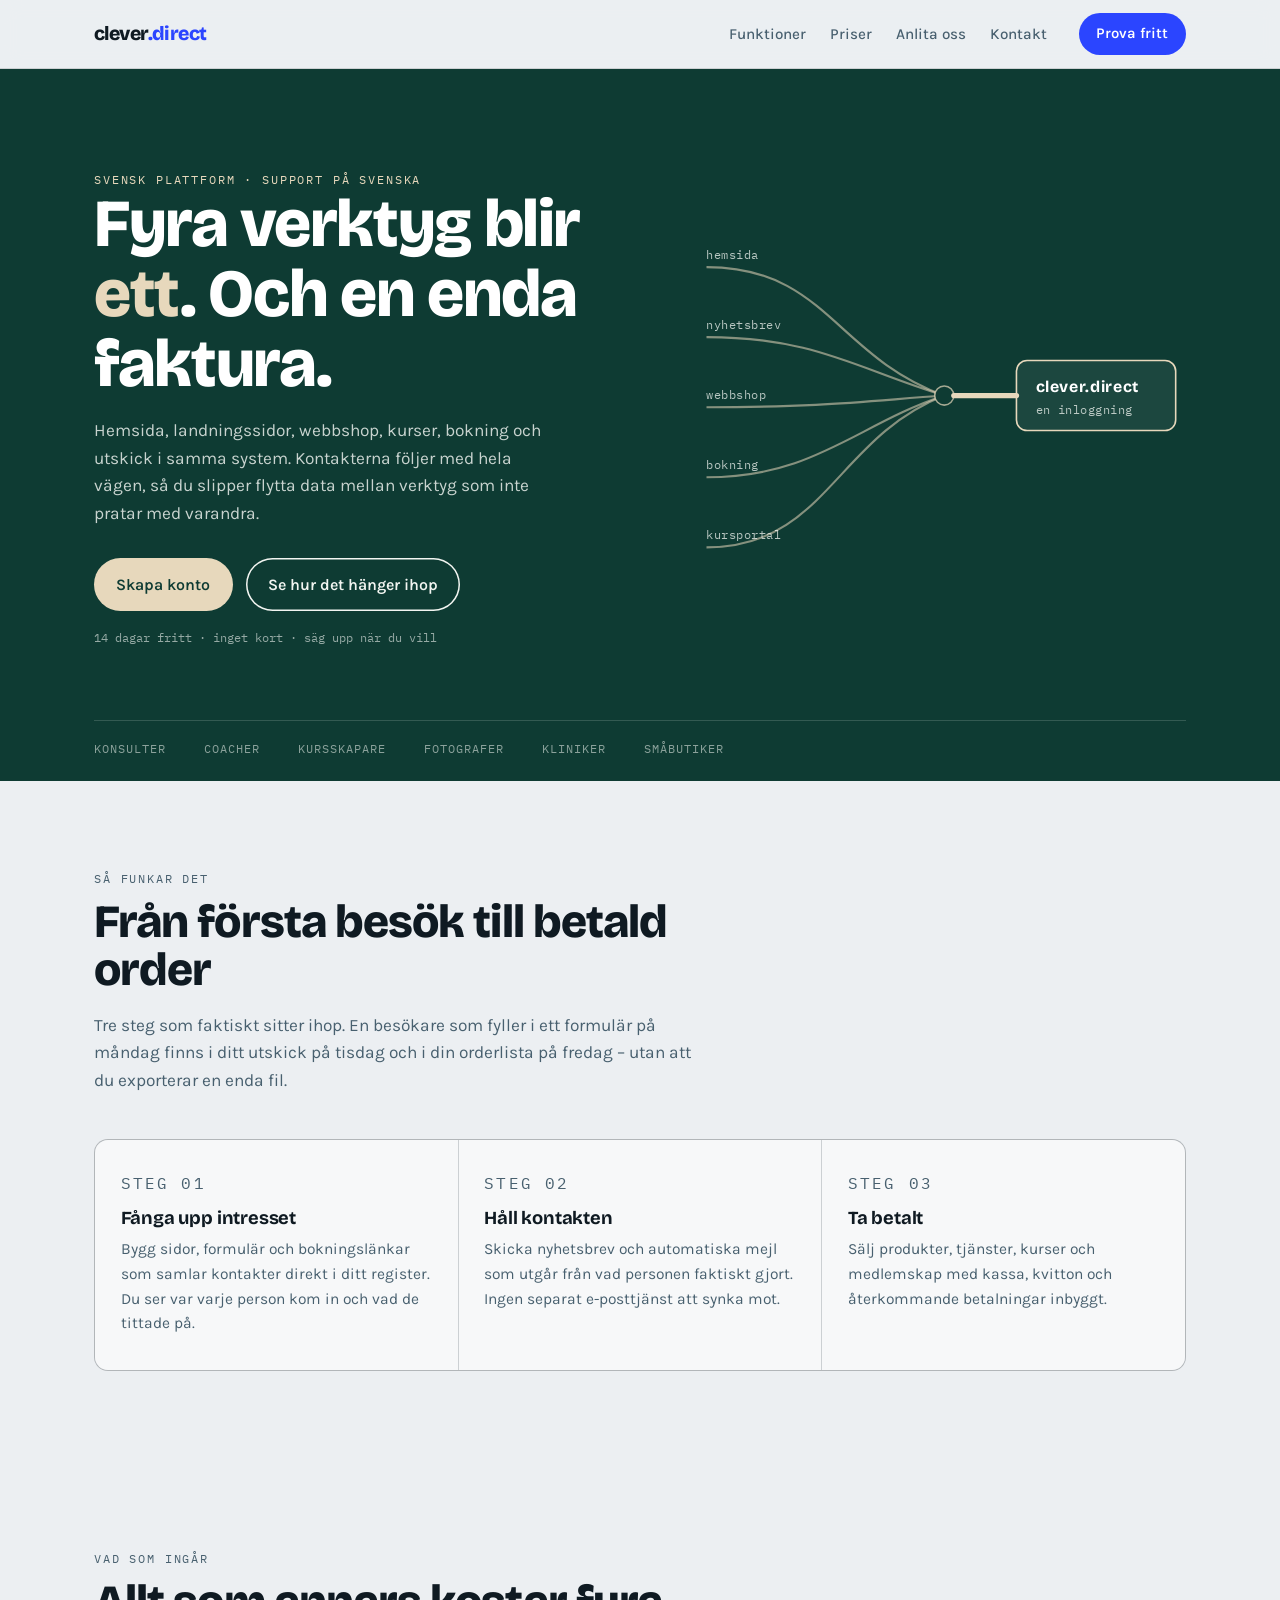
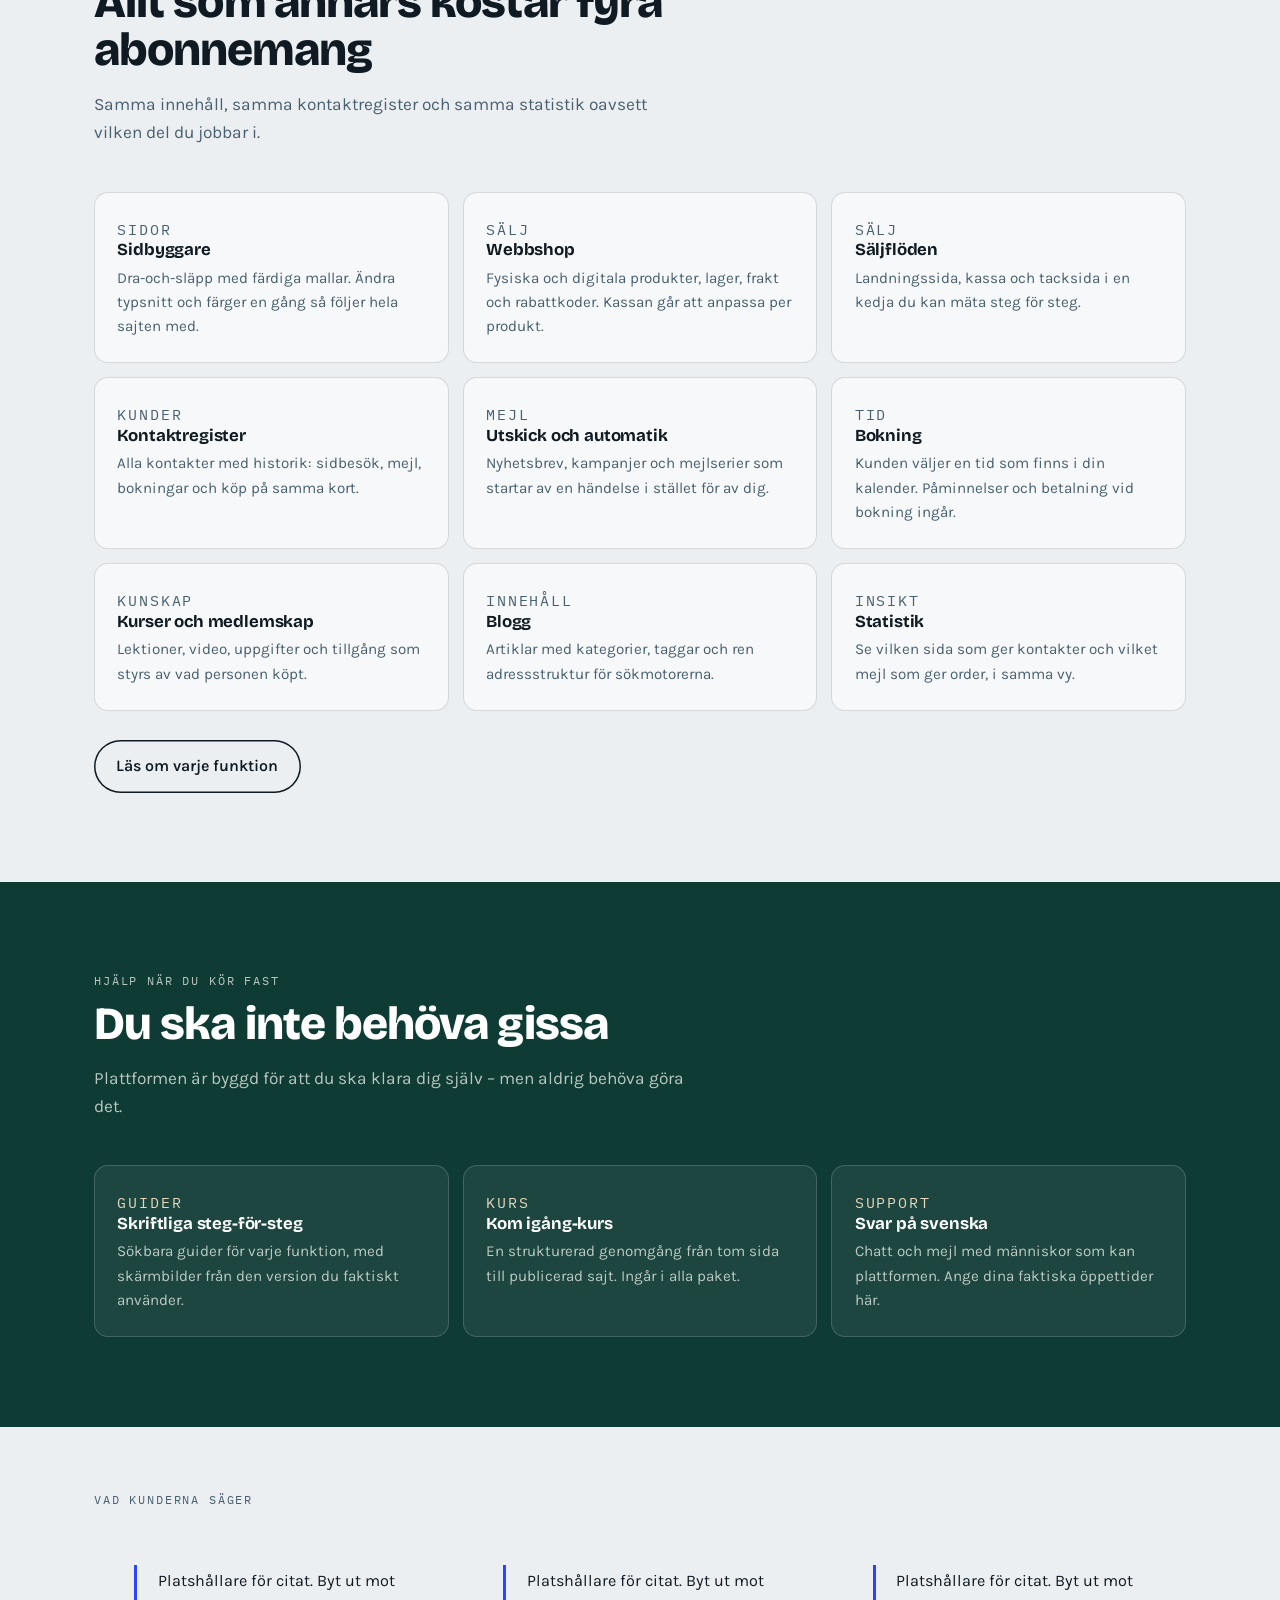
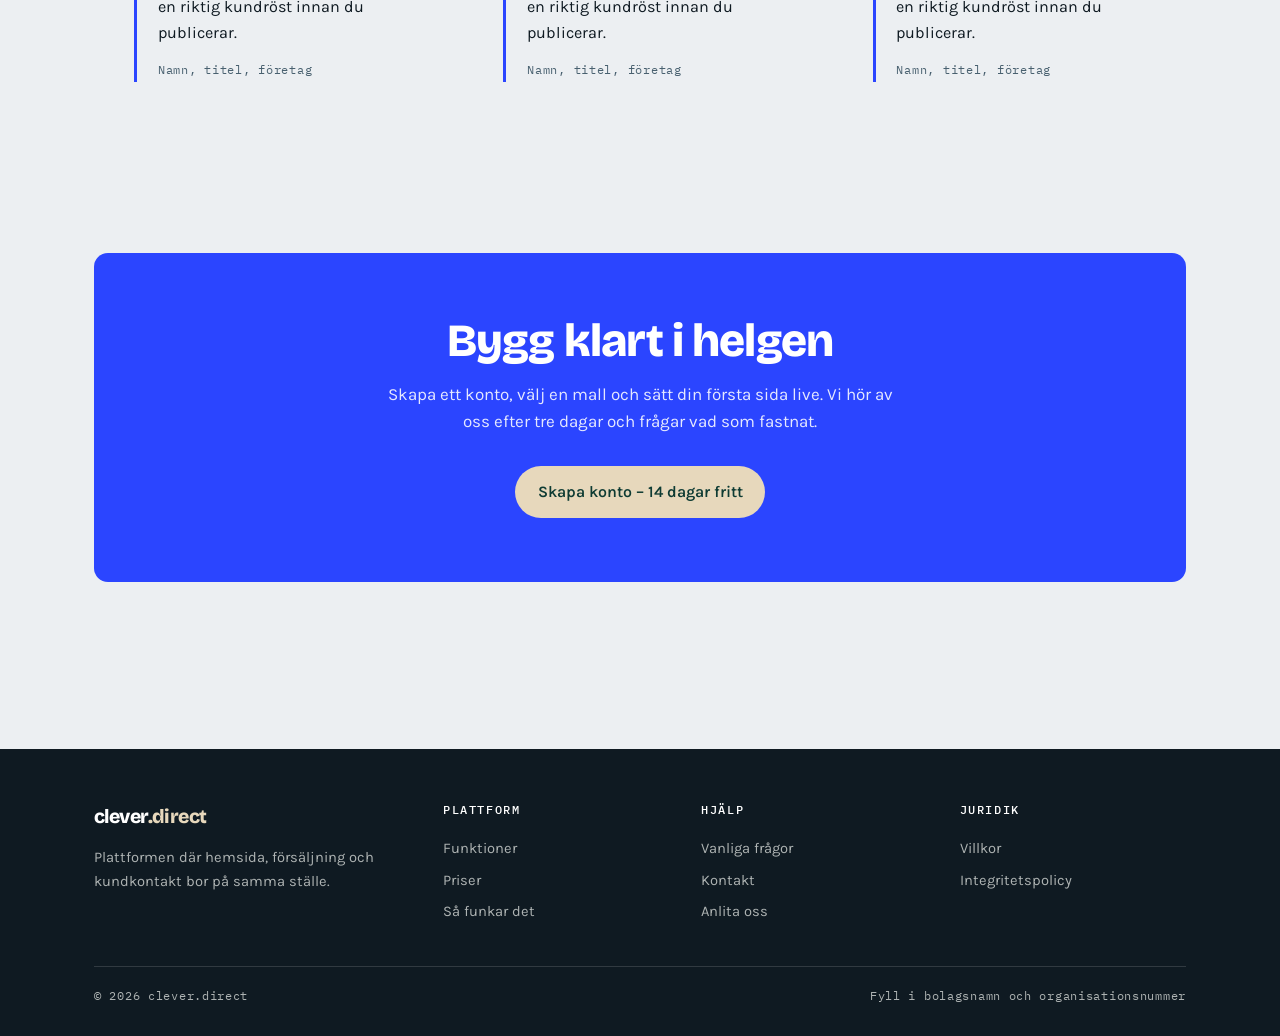
<file: index.html>
<!DOCTYPE html>
<html lang="sv">
<head>
<meta charset="utf-8">
<meta name="viewport" content="width=device-width, initial-scale=1">
<title>clever.direct – hemsida, webbshop, kurser och utskick på ett ställe</title>
<meta name="description" content="Svensk plattform där du bygger hemsida, landningssidor, webbshop, kurser, bokning och e-postutskick i samma verktyg. Prova fritt i 14 dagar.">
<link rel="canonical" href="https://clever.direct/">
<meta property="og:title" content="clever.direct – allt för din webbnärvaro i ett verktyg">
<meta property="og:description" content="Hemsida, webbshop, kurser, bokning och utskick i samma system. Support på svenska.">
<meta property="og:url" content="https://clever.direct/">
<meta property="og:type" content="website">
<link rel="stylesheet" href="assets/style.css">
</head>
<body>
<a class="skip" href="#main">Hoppa till innehållet</a>

<header class="site-head">
  <div class="wrap site-head__row">
    <a class="mark" href="index.html">clever<span>.direct</span></a>
    <nav class="site-nav" aria-label="Huvudmeny">
      <a href="funktioner.html">Funktioner</a>
      <a href="priser.html">Priser</a>
      <a href="tjanster.html">Anlita oss</a>
      <a href="kontakt.html">Kontakt</a>
    </nav>
    <a class="btn btn--primary head-cta" href="kontakt.html#konto">Prova fritt</a>
  </div>
</header>

<main id="main">

<section class="hero">
  <div class="wrap">
    <div class="hero__grid">
      <div>
        <p class="eyebrow">Svensk plattform · support på svenska</p>
        <h1>Fyra verktyg blir <em>ett</em>. Och en enda faktura.</h1>
        <p class="lead">Hemsida, landningssidor, webbshop, kurser, bokning och utskick i samma system. Kontakterna följer med hela vägen, så du slipper flytta data mellan verktyg som inte pratar med varandra.</p>
        <div class="hero__actions">
          <a class="btn btn--sand" href="kontakt.html#konto">Skapa konto</a>
          <a class="btn btn--ghost" href="#sa-funkar-det">Se hur det hänger ihop</a>
        </div>
        <p class="hero__note">14 dagar fritt · inget kort · säg upp när du vill</p>
      </div>

      <div>
        <svg class="route" viewBox="0 0 460 330" role="img" aria-label="Fem separata verktyg som går ihop till en plattform">
          <path class="tangle draw" d="M8 34 C 120 34, 130 118, 232 155"/>
          <path class="tangle draw" d="M8 100 C 110 100, 150 130, 232 155"/>
          <path class="tangle draw" d="M8 166 C 120 166, 160 160, 232 155"/>
          <path class="tangle draw" d="M8 232 C 110 232, 150 182, 232 155"/>
          <path class="tangle draw" d="M8 298 C 120 298, 130 195, 232 155"/>
          <text x="8" y="26">hemsida</text>
          <text x="8" y="92">nyhetsbrev</text>
          <text x="8" y="158">webbshop</text>
          <text x="8" y="224">bokning</text>
          <text x="8" y="290">kursportal</text>
          <circle class="node" cx="232" cy="155" r="9"/>
          <path class="trunk" d="M241 155 H 300"/>
          <rect class="box" x="300" y="122" width="150" height="66" rx="10"/>
          <text class="boxlabel" x="318" y="152">clever.direct</text>
          <text x="318" y="172">en inloggning</text>
        </svg>
      </div>
    </div>

    <div class="hero__strip">
      <span>Konsulter</span><span>Coacher</span><span>Kursskapare</span><span>Fotografer</span><span>Kliniker</span><span>Småbutiker</span>
    </div>
  </div>
</section>

<section class="sec" id="sa-funkar-det">
  <div class="wrap">
    <div class="sec__head">
      <p class="eyebrow">Så funkar det</p>
      <h2>Från första besök till betald order</h2>
      <p class="lead">Tre steg som faktiskt sitter ihop. En besökare som fyller i ett formulär på måndag finns i ditt utskick på tisdag och i din orderlista på fredag – utan att du exporterar en enda fil.</p>
    </div>
    <div class="steps">
      <div class="step">
        <p class="step__num">STEG 01</p>
        <h3>Fånga upp intresset</h3>
        <p>Bygg sidor, formulär och bokningslänkar som samlar kontakter direkt i ditt register. Du ser var varje person kom in och vad de tittade på.</p>
      </div>
      <div class="step">
        <p class="step__num">STEG 02</p>
        <h3>Håll kontakten</h3>
        <p>Skicka nyhetsbrev och automatiska mejl som utgår från vad personen faktiskt gjort. Ingen separat e-posttjänst att synka mot.</p>
      </div>
      <div class="step">
        <p class="step__num">STEG 03</p>
        <h3>Ta betalt</h3>
        <p>Sälj produkter, tjänster, kurser och medlemskap med kassa, kvitton och återkommande betalningar inbyggt.</p>
      </div>
    </div>
  </div>
</section>

<section class="sec">
  <div class="wrap">
    <div class="sec__head">
      <p class="eyebrow">Vad som ingår</p>
      <h2>Allt som annars kostar fyra abonnemang</h2>
      <p class="lead">Samma innehåll, samma kontaktregister och samma statistik oavsett vilken del du jobbar i.</p>
    </div>
    <div class="tiles">
      <article class="tile"><p class="tile__key">Sidor</p><h3>Sidbyggare</h3><p>Dra-och-släpp med färdiga mallar. Ändra typsnitt och färger en gång så följer hela sajten med.</p></article>
      <article class="tile"><p class="tile__key">Sälj</p><h3>Webbshop</h3><p>Fysiska och digitala produkter, lager, frakt och rabattkoder. Kassan går att anpassa per produkt.</p></article>
      <article class="tile"><p class="tile__key">Sälj</p><h3>Säljflöden</h3><p>Landningssida, kassa och tacksida i en kedja du kan mäta steg för steg.</p></article>
      <article class="tile"><p class="tile__key">Kunder</p><h3>Kontaktregister</h3><p>Alla kontakter med historik: sidbesök, mejl, bokningar och köp på samma kort.</p></article>
      <article class="tile"><p class="tile__key">Mejl</p><h3>Utskick och automatik</h3><p>Nyhetsbrev, kampanjer och mejlserier som startar av en händelse i stället för av dig.</p></article>
      <article class="tile"><p class="tile__key">Tid</p><h3>Bokning</h3><p>Kunden väljer en tid som finns i din kalender. Påminnelser och betalning vid bokning ingår.</p></article>
      <article class="tile"><p class="tile__key">Kunskap</p><h3>Kurser och medlemskap</h3><p>Lektioner, video, uppgifter och tillgång som styrs av vad personen köpt.</p></article>
      <article class="tile"><p class="tile__key">Innehåll</p><h3>Blogg</h3><p>Artiklar med kategorier, taggar och ren adressstruktur för sökmotorerna.</p></article>
      <article class="tile"><p class="tile__key">Insikt</p><h3>Statistik</h3><p>Se vilken sida som ger kontakter och vilket mejl som ger order, i samma vy.</p></article>
    </div>
    <p style="margin-top:1.8rem"><a class="btn btn--ghost" href="funktioner.html">Läs om varje funktion</a></p>
  </div>
</section>

<section class="sec sec--dark">
  <div class="wrap">
    <div class="sec__head">
      <p class="eyebrow">Hjälp när du kör fast</p>
      <h2 style="color:#fff">Du ska inte behöva gissa</h2>
      <p class="lead">Plattformen är byggd för att du ska klara dig själv – men aldrig behöva göra det.</p>
    </div>
    <div class="tiles">
      <article class="tile" style="background:rgba(242,245,241,.06);border-color:rgba(242,245,241,.18)">
        <p class="tile__key" style="color:var(--sand)">Guider</p>
        <h3 style="color:#fff">Skriftliga steg-för-steg</h3>
        <p style="color:rgba(242,245,241,.75)">Sökbara guider för varje funktion, med skärmbilder från den version du faktiskt använder.</p>
      </article>
      <article class="tile" style="background:rgba(242,245,241,.06);border-color:rgba(242,245,241,.18)">
        <p class="tile__key" style="color:var(--sand)">Kurs</p>
        <h3 style="color:#fff">Kom igång-kurs</h3>
        <p style="color:rgba(242,245,241,.75)">En strukturerad genomgång från tom sida till publicerad sajt. Ingår i alla paket.</p>
      </article>
      <article class="tile" style="background:rgba(242,245,241,.06);border-color:rgba(242,245,241,.18)">
        <p class="tile__key" style="color:var(--sand)">Support</p>
        <h3 style="color:#fff">Svar på svenska</h3>
        <p style="color:rgba(242,245,241,.75)">Chatt och mejl med människor som kan plattformen. Ange dina faktiska öppettider här.</p>
      </article>
    </div>
  </div>
</section>

<section class="sec sec--tight">
  <div class="wrap">
    <p class="eyebrow">Vad kunderna säger</p>
    <div class="quotes">
      <blockquote class="quote"><p>Platshållare för citat. Byt ut mot en riktig kundröst innan du publicerar.</p><cite>Namn, titel, företag</cite></blockquote>
      <blockquote class="quote"><p>Platshållare för citat. Byt ut mot en riktig kundröst innan du publicerar.</p><cite>Namn, titel, företag</cite></blockquote>
      <blockquote class="quote"><p>Platshållare för citat. Byt ut mot en riktig kundröst innan du publicerar.</p><cite>Namn, titel, företag</cite></blockquote>
    </div>
  </div>
</section>

<section class="sec">
  <div class="wrap">
    <div class="cta">
      <h2>Bygg klart i helgen</h2>
      <p>Skapa ett konto, välj en mall och sätt din första sida live. Vi hör av oss efter tre dagar och frågar vad som fastnat.</p>
      <a class="btn btn--sand" href="kontakt.html#konto">Skapa konto – 14 dagar fritt</a>
    </div>
  </div>
</section>

</main>

<footer class="site-foot">
  <div class="wrap">
    <div class="foot__grid">
      <div>
        <a class="mark" href="index.html" style="color:#fff;text-decoration:none">clever<span style="color:var(--sand)">.direct</span></a>
        <p style="margin-top:.9rem;max-width:34ch">Plattformen där hemsida, försäljning och kundkontakt bor på samma ställe.</p>
      </div>
      <div>
        <h4>Plattform</h4>
        <ul>
          <li><a href="funktioner.html">Funktioner</a></li>
          <li><a href="priser.html">Priser</a></li>
          <li><a href="index.html#sa-funkar-det">Så funkar det</a></li>
        </ul>
      </div>
      <div>
        <h4>Hjälp</h4>
        <ul>
          <li><a href="priser.html#fragor">Vanliga frågor</a></li>
          <li><a href="kontakt.html">Kontakt</a></li>
          <li><a href="tjanster.html">Anlita oss</a></li>
        </ul>
      </div>
      <div>
        <h4>Juridik</h4>
        <ul>
          <li><a href="villkor.html">Villkor</a></li>
          <li><a href="integritetspolicy.html">Integritetspolicy</a></li>
        </ul>
      </div>
    </div>
    <div class="foot__bar">
      <span>© 2026 clever.direct</span>
      <span>Fyll i bolagsnamn och organisationsnummer</span>
    </div>
  </div>
</footer>

</body>
</html>
</file>
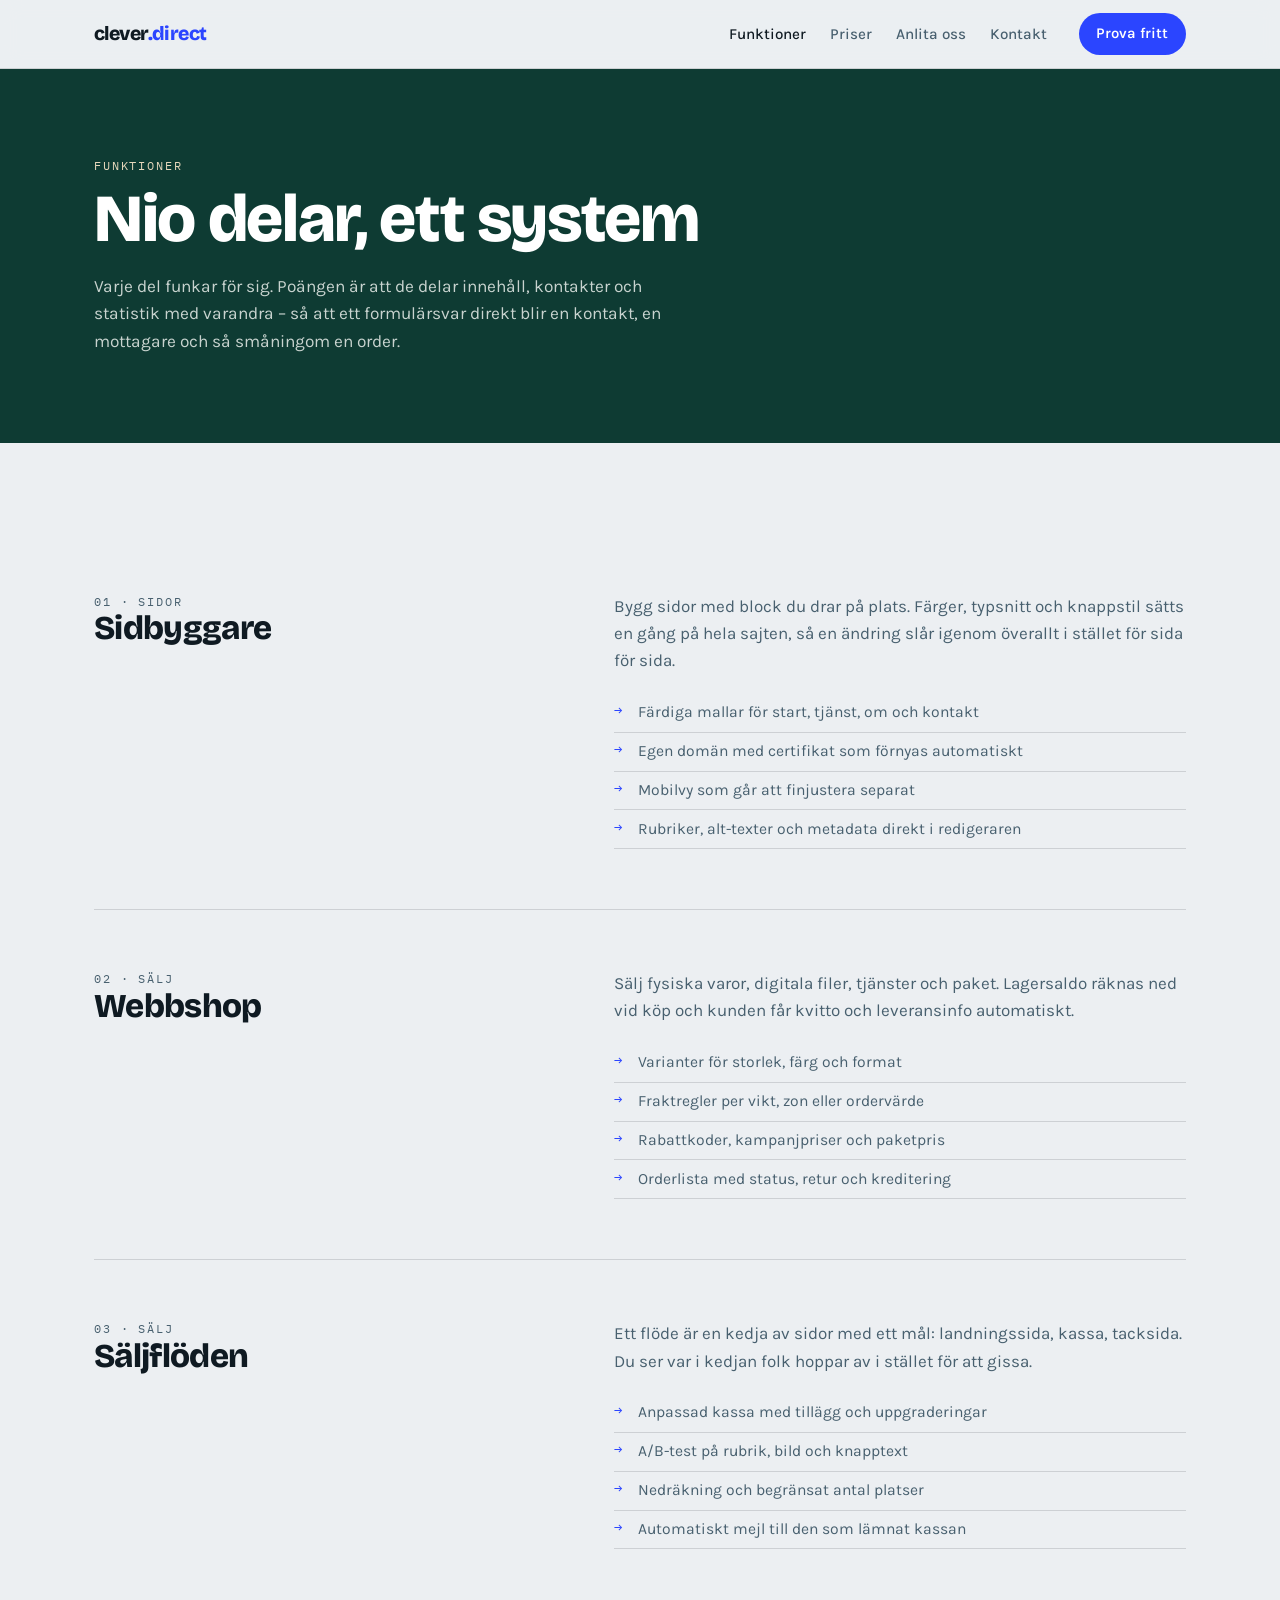
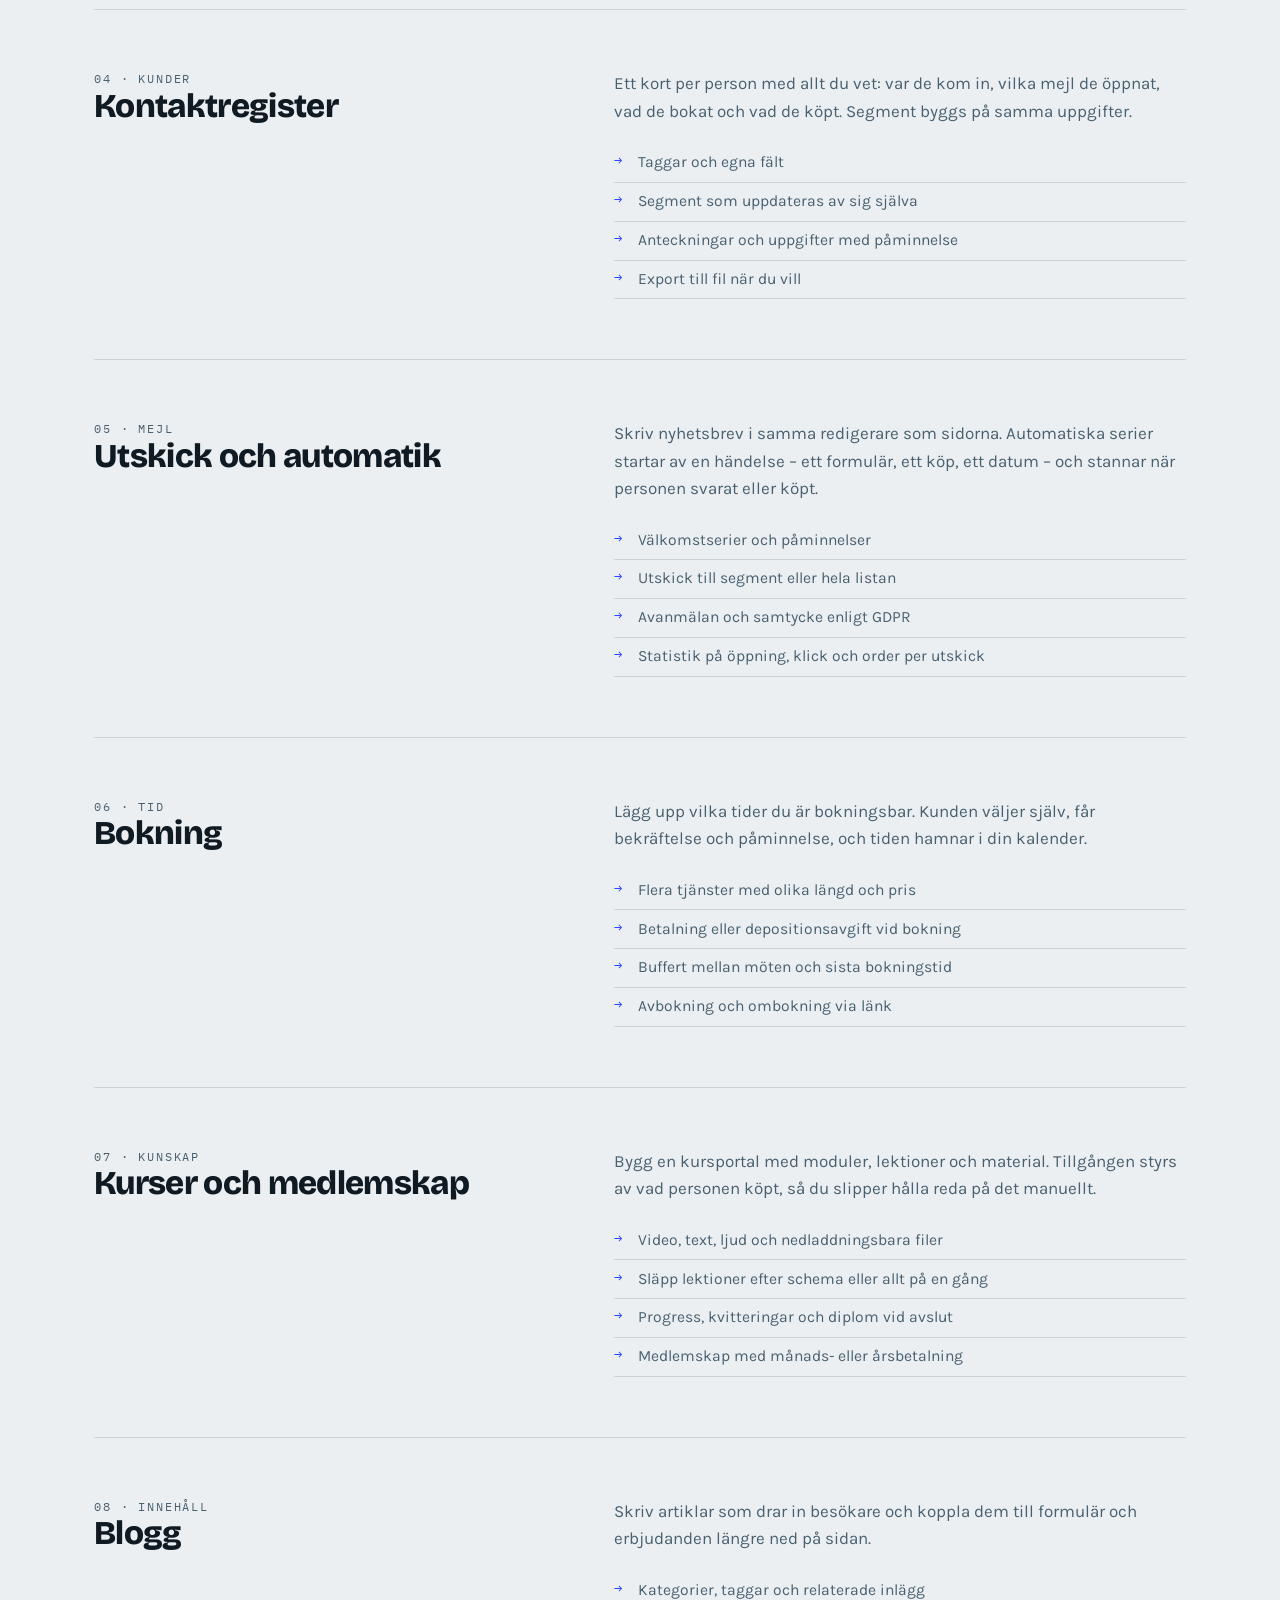
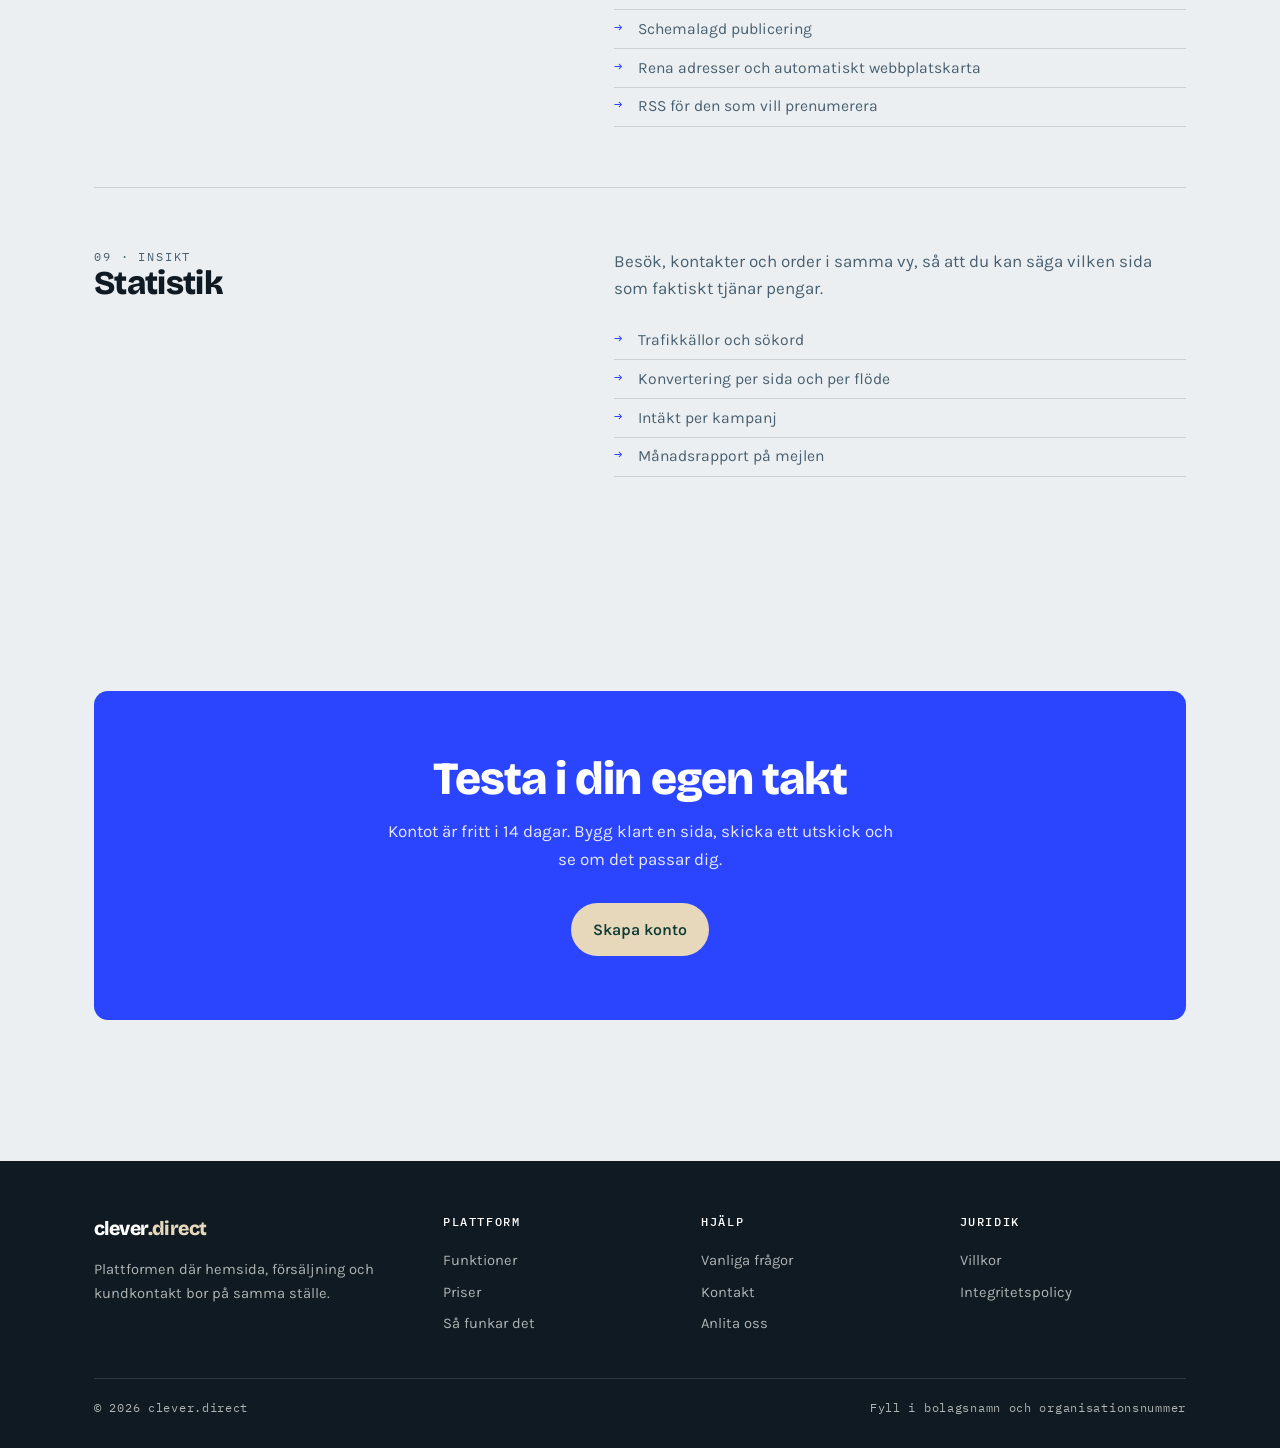
<file: funktioner.html>
<!DOCTYPE html>
<html lang="sv">
<head>
<meta charset="utf-8">
<meta name="viewport" content="width=device-width, initial-scale=1">
<title>Funktioner – clever.direct</title>
<meta name="description" content="Sidbyggare, webbshop, säljflöden, kontaktregister, e-postutskick, bokning, kurser, blogg och statistik – allt i clever.direct.">
<link rel="canonical" href="https://clever.direct/funktioner.html">
<link rel="stylesheet" href="assets/style.css">
</head>
<body>
<a class="skip" href="#main">Hoppa till innehållet</a>

<header class="site-head">
  <div class="wrap site-head__row">
    <a class="mark" href="index.html">clever<span>.direct</span></a>
    <nav class="site-nav" aria-label="Huvudmeny">
      <a href="funktioner.html" aria-current="page">Funktioner</a>
      <a href="priser.html">Priser</a>
      <a href="tjanster.html">Anlita oss</a>
      <a href="kontakt.html">Kontakt</a>
    </nav>
    <a class="btn btn--primary head-cta" href="kontakt.html#konto">Prova fritt</a>
  </div>
</header>

<main id="main">

<section class="pagetop">
  <div class="wrap">
    <p class="eyebrow">Funktioner</p>
    <h1 style="margin-top:.6rem">Nio delar, ett system</h1>
    <p class="lead">Varje del funkar för sig. Poängen är att de delar innehåll, kontakter och statistik med varandra – så att ett formulärsvar direkt blir en kontakt, en mottagare och så småningom en order.</p>
  </div>
</section>

<section class="sec">
  <div class="wrap">

    <article class="feature" id="sidbyggare">
      <div><p class="eyebrow">01 · Sidor</p><h2>Sidbyggare</h2></div>
      <div class="feature__body">
        <p>Bygg sidor med block du drar på plats. Färger, typsnitt och knappstil sätts en gång på hela sajten, så en ändring slår igenom överallt i stället för sida för sida.</p>
        <ul>
          <li>Färdiga mallar för start, tjänst, om och kontakt</li>
          <li>Egen domän med certifikat som förnyas automatiskt</li>
          <li>Mobilvy som går att finjustera separat</li>
          <li>Rubriker, alt-texter och metadata direkt i redigeraren</li>
        </ul>
      </div>
    </article>

    <article class="feature" id="webbshop">
      <div><p class="eyebrow">02 · Sälj</p><h2>Webbshop</h2></div>
      <div class="feature__body">
        <p>Sälj fysiska varor, digitala filer, tjänster och paket. Lagersaldo räknas ned vid köp och kunden får kvitto och leveransinfo automatiskt.</p>
        <ul>
          <li>Varianter för storlek, färg och format</li>
          <li>Fraktregler per vikt, zon eller ordervärde</li>
          <li>Rabattkoder, kampanjpriser och paketpris</li>
          <li>Orderlista med status, retur och kreditering</li>
        </ul>
      </div>
    </article>

    <article class="feature" id="saljfloden">
      <div><p class="eyebrow">03 · Sälj</p><h2>Säljflöden</h2></div>
      <div class="feature__body">
        <p>Ett flöde är en kedja av sidor med ett mål: landningssida, kassa, tacksida. Du ser var i kedjan folk hoppar av i stället för att gissa.</p>
        <ul>
          <li>Anpassad kassa med tillägg och uppgraderingar</li>
          <li>A/B-test på rubrik, bild och knapptext</li>
          <li>Nedräkning och begränsat antal platser</li>
          <li>Automatiskt mejl till den som lämnat kassan</li>
        </ul>
      </div>
    </article>

    <article class="feature" id="kontaktregister">
      <div><p class="eyebrow">04 · Kunder</p><h2>Kontaktregister</h2></div>
      <div class="feature__body">
        <p>Ett kort per person med allt du vet: var de kom in, vilka mejl de öppnat, vad de bokat och vad de köpt. Segment byggs på samma uppgifter.</p>
        <ul>
          <li>Taggar och egna fält</li>
          <li>Segment som uppdateras av sig själva</li>
          <li>Anteckningar och uppgifter med påminnelse</li>
          <li>Export till fil när du vill</li>
        </ul>
      </div>
    </article>

    <article class="feature" id="utskick">
      <div><p class="eyebrow">05 · Mejl</p><h2>Utskick och automatik</h2></div>
      <div class="feature__body">
        <p>Skriv nyhetsbrev i samma redigerare som sidorna. Automatiska serier startar av en händelse – ett formulär, ett köp, ett datum – och stannar när personen svarat eller köpt.</p>
        <ul>
          <li>Välkomstserier och påminnelser</li>
          <li>Utskick till segment eller hela listan</li>
          <li>Avanmälan och samtycke enligt GDPR</li>
          <li>Statistik på öppning, klick och order per utskick</li>
        </ul>
      </div>
    </article>

    <article class="feature" id="bokning">
      <div><p class="eyebrow">06 · Tid</p><h2>Bokning</h2></div>
      <div class="feature__body">
        <p>Lägg upp vilka tider du är bokningsbar. Kunden väljer själv, får bekräftelse och påminnelse, och tiden hamnar i din kalender.</p>
        <ul>
          <li>Flera tjänster med olika längd och pris</li>
          <li>Betalning eller depositionsavgift vid bokning</li>
          <li>Buffert mellan möten och sista bokningstid</li>
          <li>Avbokning och ombokning via länk</li>
        </ul>
      </div>
    </article>

    <article class="feature" id="kurser">
      <div><p class="eyebrow">07 · Kunskap</p><h2>Kurser och medlemskap</h2></div>
      <div class="feature__body">
        <p>Bygg en kursportal med moduler, lektioner och material. Tillgången styrs av vad personen köpt, så du slipper hålla reda på det manuellt.</p>
        <ul>
          <li>Video, text, ljud och nedladdningsbara filer</li>
          <li>Släpp lektioner efter schema eller allt på en gång</li>
          <li>Progress, kvitteringar och diplom vid avslut</li>
          <li>Medlemskap med månads- eller årsbetalning</li>
        </ul>
      </div>
    </article>

    <article class="feature" id="blogg">
      <div><p class="eyebrow">08 · Innehåll</p><h2>Blogg</h2></div>
      <div class="feature__body">
        <p>Skriv artiklar som drar in besökare och koppla dem till formulär och erbjudanden längre ned på sidan.</p>
        <ul>
          <li>Kategorier, taggar och relaterade inlägg</li>
          <li>Schemalagd publicering</li>
          <li>Rena adresser och automatiskt webbplatskarta</li>
          <li>RSS för den som vill prenumerera</li>
        </ul>
      </div>
    </article>

    <article class="feature" id="statistik">
      <div><p class="eyebrow">09 · Insikt</p><h2>Statistik</h2></div>
      <div class="feature__body">
        <p>Besök, kontakter och order i samma vy, så att du kan säga vilken sida som faktiskt tjänar pengar.</p>
        <ul>
          <li>Trafikkällor och sökord</li>
          <li>Konvertering per sida och per flöde</li>
          <li>Intäkt per kampanj</li>
          <li>Månadsrapport på mejlen</li>
        </ul>
      </div>
    </article>

  </div>
</section>

<section class="sec sec--tight">
  <div class="wrap">
    <div class="cta">
      <h2>Testa i din egen takt</h2>
      <p>Kontot är fritt i 14 dagar. Bygg klart en sida, skicka ett utskick och se om det passar dig.</p>
      <a class="btn btn--sand" href="kontakt.html#konto">Skapa konto</a>
    </div>
  </div>
</section>

</main>

<footer class="site-foot">
  <div class="wrap">
    <div class="foot__grid">
      <div>
        <a class="mark" href="index.html" style="color:#fff;text-decoration:none">clever<span style="color:var(--sand)">.direct</span></a>
        <p style="margin-top:.9rem;max-width:34ch">Plattformen där hemsida, försäljning och kundkontakt bor på samma ställe.</p>
      </div>
      <div>
        <h4>Plattform</h4>
        <ul>
          <li><a href="funktioner.html">Funktioner</a></li>
          <li><a href="priser.html">Priser</a></li>
          <li><a href="index.html#sa-funkar-det">Så funkar det</a></li>
        </ul>
      </div>
      <div>
        <h4>Hjälp</h4>
        <ul>
          <li><a href="priser.html#fragor">Vanliga frågor</a></li>
          <li><a href="kontakt.html">Kontakt</a></li>
          <li><a href="tjanster.html">Anlita oss</a></li>
        </ul>
      </div>
      <div>
        <h4>Juridik</h4>
        <ul>
          <li><a href="villkor.html">Villkor</a></li>
          <li><a href="integritetspolicy.html">Integritetspolicy</a></li>
        </ul>
      </div>
    </div>
    <div class="foot__bar">
      <span>© 2026 clever.direct</span>
      <span>Fyll i bolagsnamn och organisationsnummer</span>
    </div>
  </div>
</footer>

</body>
</html>
</file>
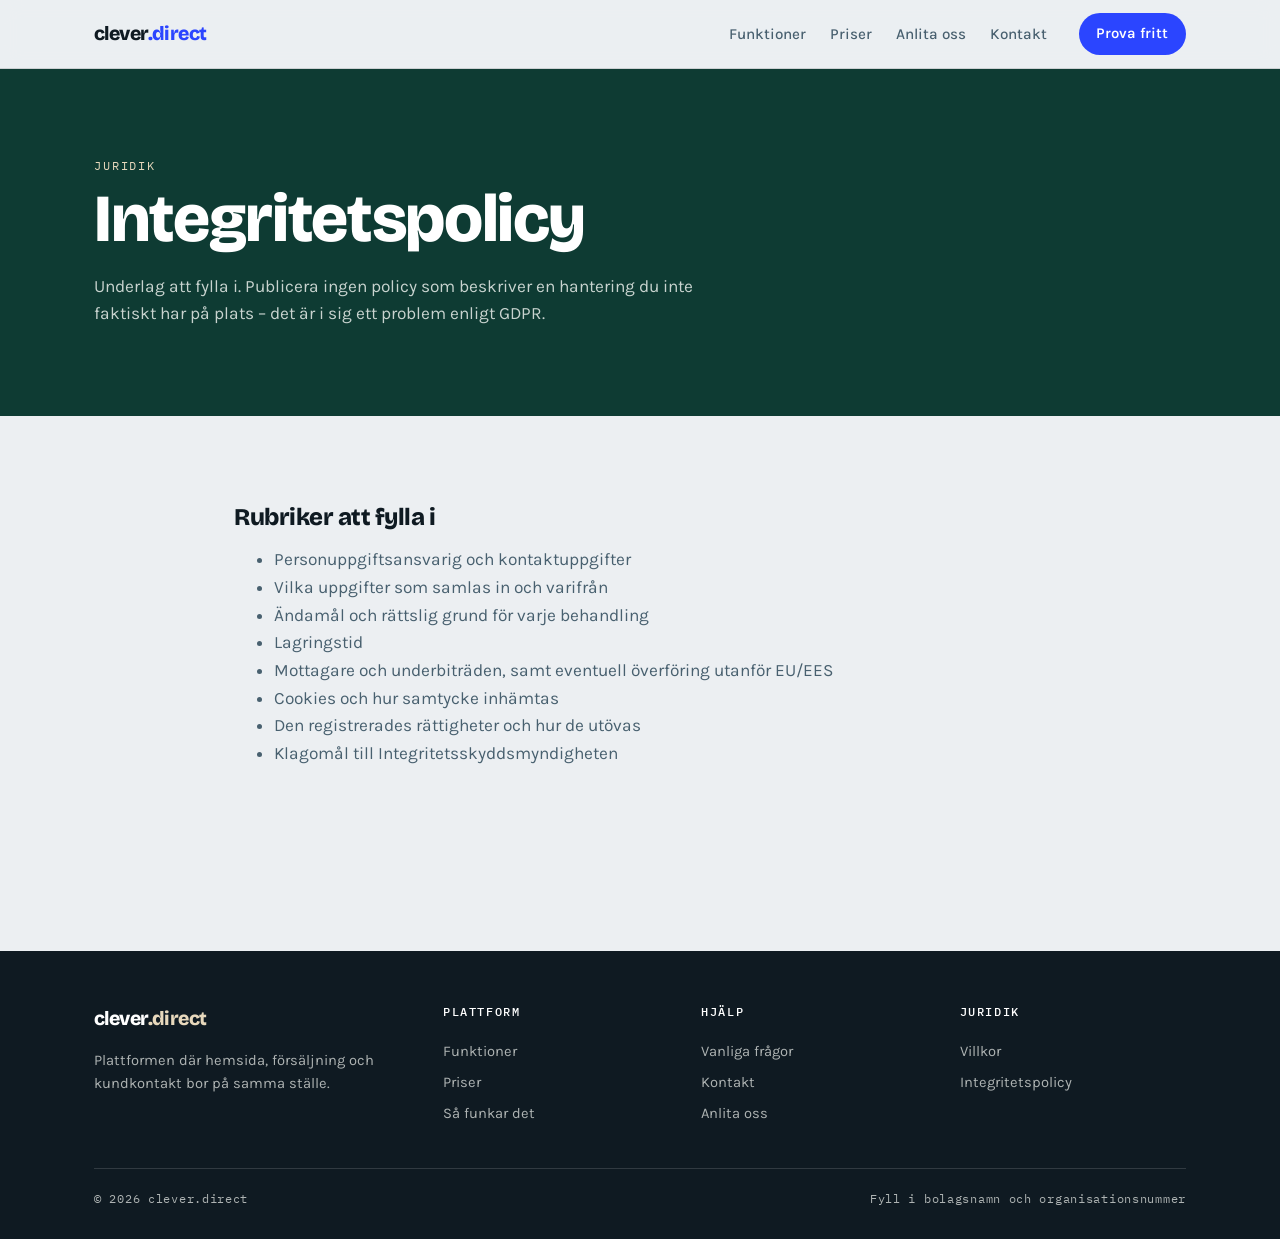
<file: integritetspolicy.html>
<!DOCTYPE html>
<html lang="sv">
<head>
<meta charset="utf-8">
<meta name="viewport" content="width=device-width, initial-scale=1">
<title>Integritetspolicy – clever.direct</title>
<meta name="description" content="Så hanterar clever.direct personuppgifter.">
<meta name="robots" content="noindex">
<link rel="stylesheet" href="assets/style.css">
</head>
<body>
<a class="skip" href="#main">Hoppa till innehållet</a>
<header class="site-head">
  <div class="wrap site-head__row">
    <a class="mark" href="index.html">clever<span>.direct</span></a>
    <nav class="site-nav" aria-label="Huvudmeny">
      <a href="funktioner.html">Funktioner</a>
      <a href="priser.html">Priser</a>
      <a href="tjanster.html">Anlita oss</a>
      <a href="kontakt.html">Kontakt</a>
    </nav>
    <a class="btn btn--primary head-cta" href="kontakt.html#konto">Prova fritt</a>
  </div>
</header>
<main id="main">
<section class="pagetop">
  <div class="wrap">
    <p class="eyebrow">Juridik</p>
    <h1 style="margin-top:.6rem">Integritetspolicy</h1>
    <p class="lead">Underlag att fylla i. Publicera ingen policy som beskriver en hantering du inte faktiskt har på plats – det är i sig ett problem enligt GDPR.</p>
  </div>
</section>
<section class="sec"><div class="wrap narrow">
  <h2 style="font-size:1.5rem">Rubriker att fylla i</h2>
  <ul class="lead" style="margin-top:1rem">
    <li>Personuppgiftsansvarig och kontaktuppgifter</li>
    <li>Vilka uppgifter som samlas in och varifrån</li>
    <li>Ändamål och rättslig grund för varje behandling</li>
    <li>Lagringstid</li>
    <li>Mottagare och underbiträden, samt eventuell överföring utanför EU/EES</li>
    <li>Cookies och hur samtycke inhämtas</li>
    <li>Den registrerades rättigheter och hur de utövas</li>
    <li>Klagomål till Integritetsskyddsmyndigheten</li>
  </ul>
</div></section>
</main>
<footer class="site-foot">
  <div class="wrap">
    <div class="foot__grid">
      <div>
        <a class="mark" href="index.html" style="color:#fff;text-decoration:none">clever<span style="color:var(--sand)">.direct</span></a>
        <p style="margin-top:.9rem;max-width:34ch">Plattformen där hemsida, försäljning och kundkontakt bor på samma ställe.</p>
      </div>
      <div><h4>Plattform</h4><ul>
        <li><a href="funktioner.html">Funktioner</a></li>
        <li><a href="priser.html">Priser</a></li>
        <li><a href="index.html#sa-funkar-det">Så funkar det</a></li></ul></div>
      <div><h4>Hjälp</h4><ul>
        <li><a href="priser.html#fragor">Vanliga frågor</a></li>
        <li><a href="kontakt.html">Kontakt</a></li>
        <li><a href="tjanster.html">Anlita oss</a></li></ul></div>
      <div><h4>Juridik</h4><ul>
        <li><a href="villkor.html">Villkor</a></li>
        <li><a href="integritetspolicy.html">Integritetspolicy</a></li></ul></div>
    </div>
    <div class="foot__bar">
      <span>© 2026 clever.direct</span>
      <span>Fyll i bolagsnamn och organisationsnummer</span>
    </div>
  </div>
</footer>
</body>
</html>
</file>
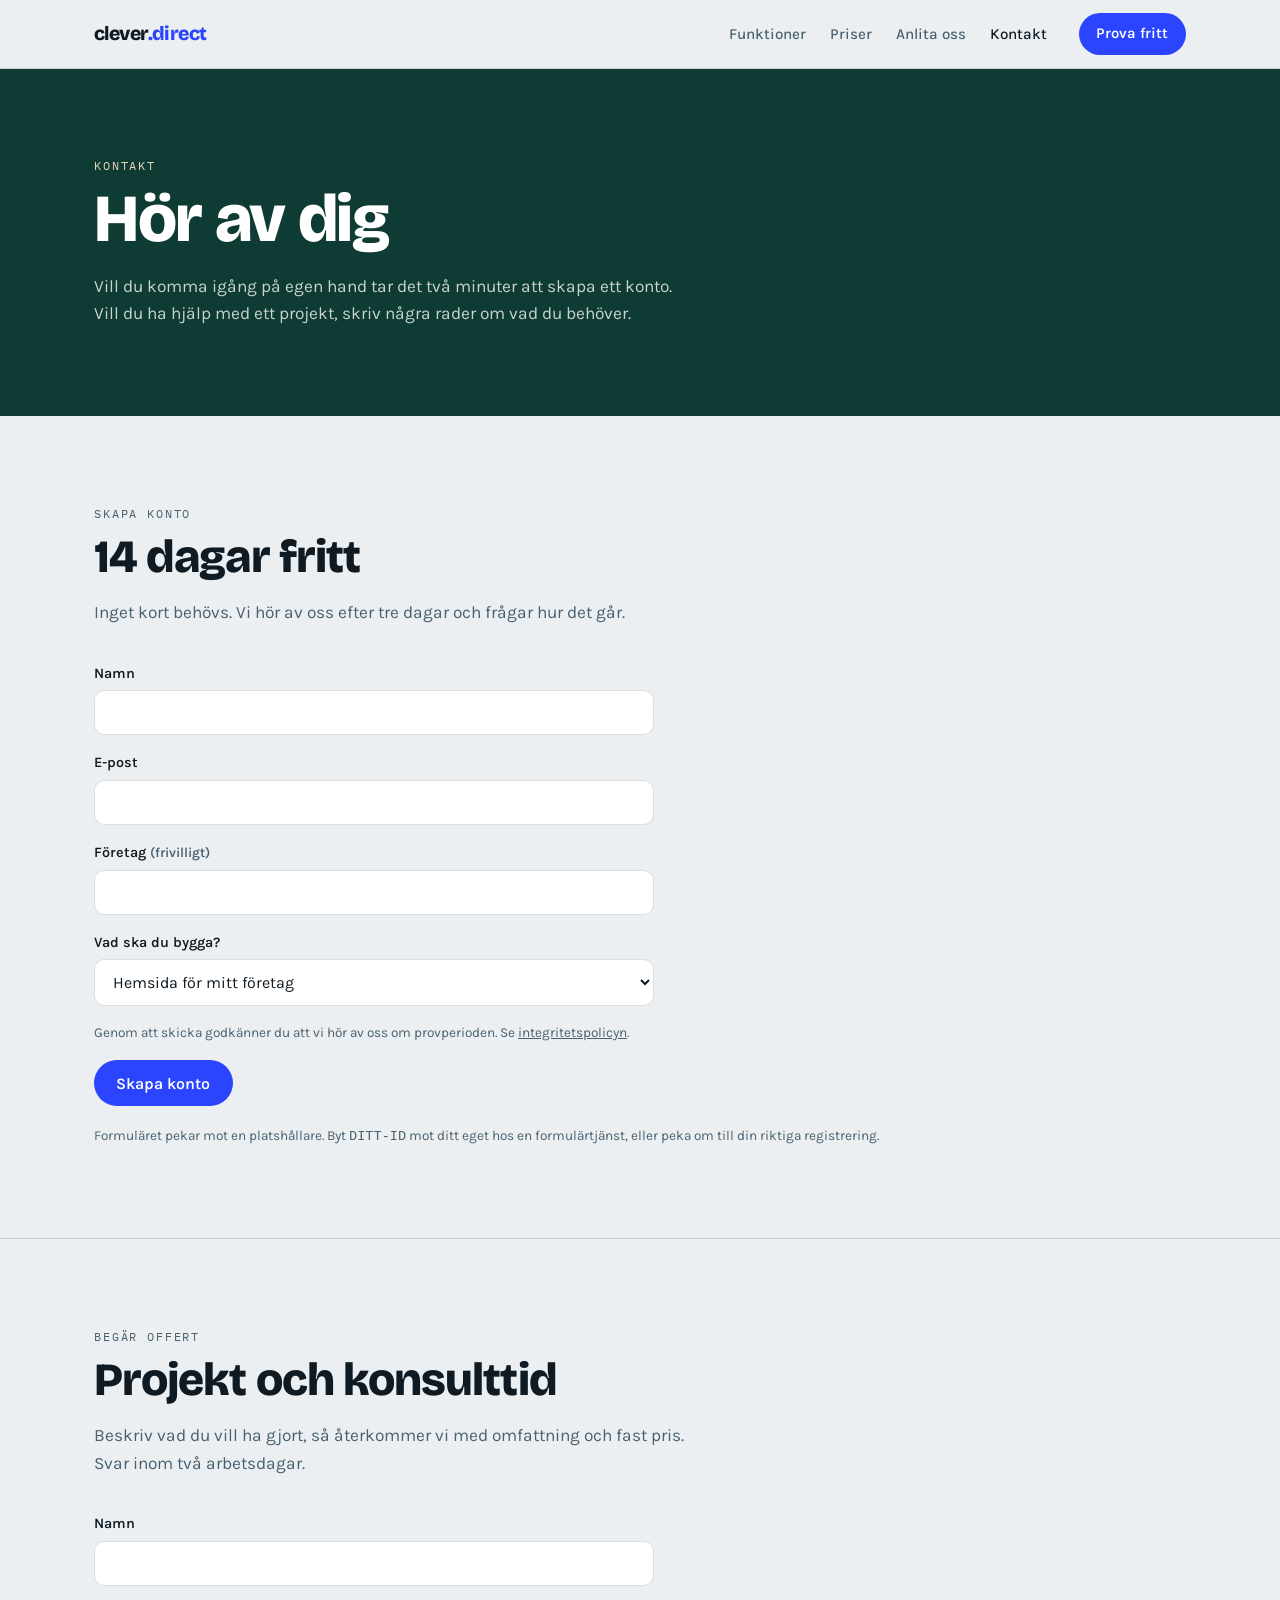
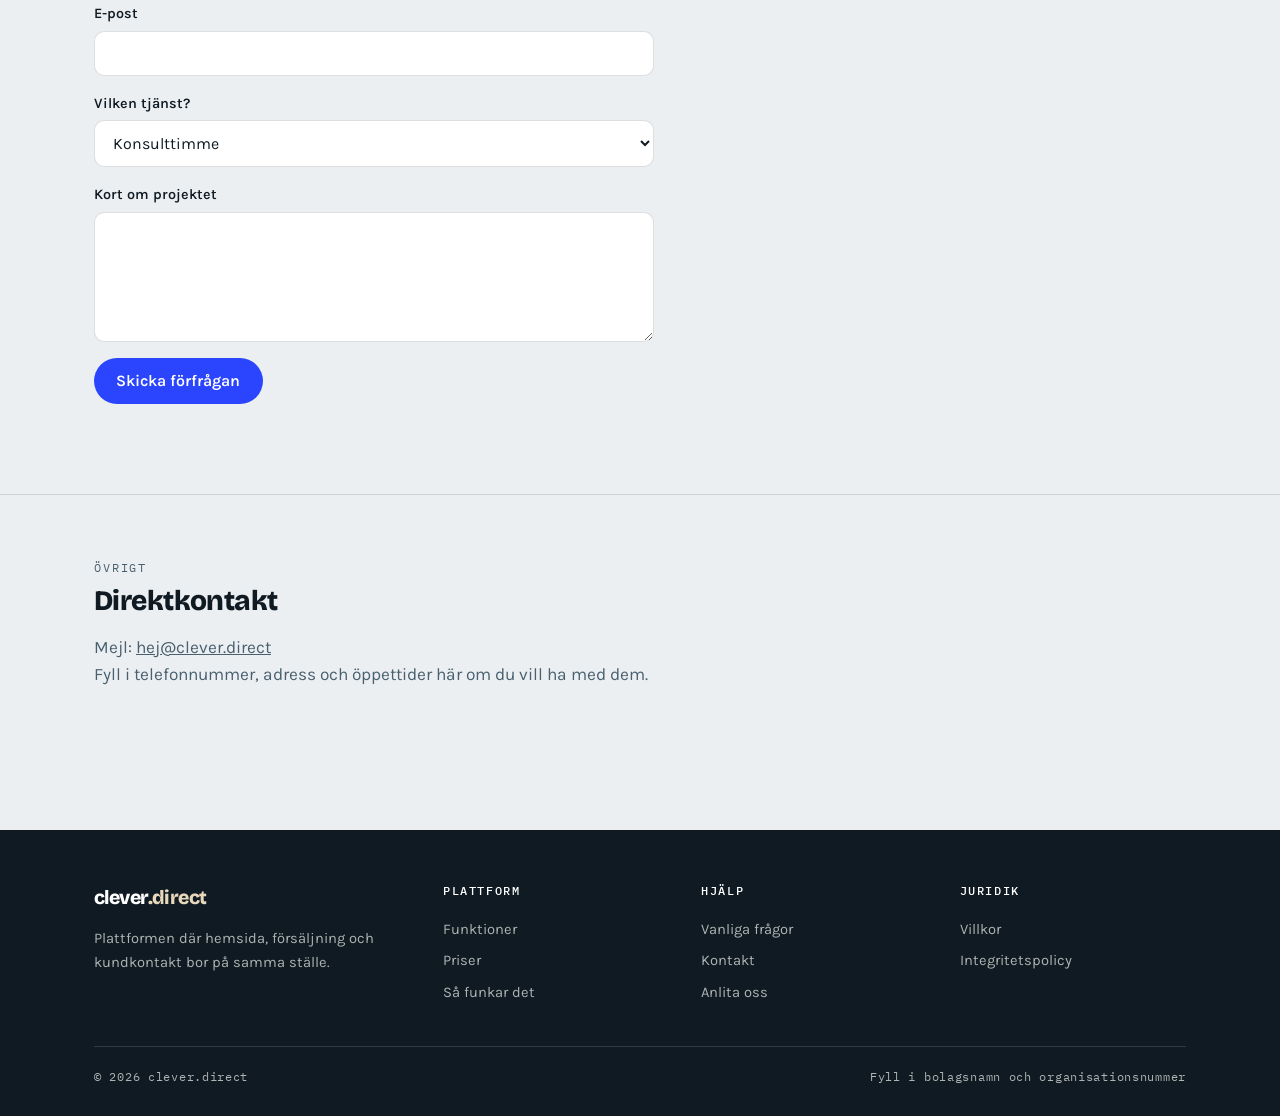
<file: kontakt.html>
<!DOCTYPE html>
<html lang="sv">
<head>
<meta charset="utf-8">
<meta name="viewport" content="width=device-width, initial-scale=1">
<title>Kontakt och konto – clever.direct</title>
<meta name="description" content="Skapa konto, begär offert eller ställ en fråga till clever.direct.">
<link rel="canonical" href="https://clever.direct/kontakt.html">
<link rel="stylesheet" href="assets/style.css">
</head>
<body>
<a class="skip" href="#main">Hoppa till innehållet</a>

<header class="site-head">
  <div class="wrap site-head__row">
    <a class="mark" href="index.html">clever<span>.direct</span></a>
    <nav class="site-nav" aria-label="Huvudmeny">
      <a href="funktioner.html">Funktioner</a>
      <a href="priser.html">Priser</a>
      <a href="tjanster.html">Anlita oss</a>
      <a href="kontakt.html" aria-current="page">Kontakt</a>
    </nav>
    <a class="btn btn--primary head-cta" href="#konto">Prova fritt</a>
  </div>
</header>

<main id="main">

<section class="pagetop">
  <div class="wrap">
    <p class="eyebrow">Kontakt</p>
    <h1 style="margin-top:.6rem">Hör av dig</h1>
    <p class="lead">Vill du komma igång på egen hand tar det två minuter att skapa ett konto. Vill du ha hjälp med ett projekt, skriv några rader om vad du behöver.</p>
  </div>
</section>

<section class="sec" id="konto">
  <div class="wrap">
    <div class="sec__head">
      <p class="eyebrow">Skapa konto</p>
      <h2>14 dagar fritt</h2>
      <p class="lead">Inget kort behövs. Vi hör av oss efter tre dagar och frågar hur det går.</p>
    </div>

    <form class="form" action="https://formspree.io/f/DITT-ID" method="POST">
      <div class="field">
        <label for="namn">Namn</label>
        <input id="namn" name="namn" type="text" autocomplete="name" required>
      </div>
      <div class="field">
        <label for="epost">E-post</label>
        <input id="epost" name="epost" type="email" autocomplete="email" required>
      </div>
      <div class="field">
        <label for="foretag">Företag <span class="hint">(frivilligt)</span></label>
        <input id="foretag" name="foretag" type="text" autocomplete="organization">
      </div>
      <div class="field">
        <label for="anvandning">Vad ska du bygga?</label>
        <select id="anvandning" name="anvandning">
          <option>Hemsida för mitt företag</option>
          <option>Webbshop</option>
          <option>Kurs eller medlemskap</option>
          <option>Bokning av tider</option>
          <option>Vet inte än</option>
        </select>
      </div>
      <p class="hint">Genom att skicka godkänner du att vi hör av oss om provperioden. Se <a href="integritetspolicy.html">integritetspolicyn</a>.</p>
      <p><button class="btn btn--primary" type="submit">Skapa konto</button></p>
    </form>
    <p class="hint" style="margin-top:1.2rem">Formuläret pekar mot en platshållare. Byt <code>DITT-ID</code> mot ditt eget hos en formulärtjänst, eller peka om till din riktiga registrering.</p>
  </div>
</section>

<section class="sec" id="offert" style="border-top:1px solid var(--line)">
  <div class="wrap">
    <div class="sec__head">
      <p class="eyebrow">Begär offert</p>
      <h2>Projekt och konsulttid</h2>
      <p class="lead">Beskriv vad du vill ha gjort, så återkommer vi med omfattning och fast pris. Svar inom två arbetsdagar.</p>
    </div>

    <form class="form" action="https://formspree.io/f/DITT-ID" method="POST">
      <div class="field">
        <label for="o-namn">Namn</label>
        <input id="o-namn" name="namn" type="text" autocomplete="name" required>
      </div>
      <div class="field">
        <label for="o-epost">E-post</label>
        <input id="o-epost" name="epost" type="email" autocomplete="email" required>
      </div>
      <div class="field">
        <label for="o-tjanst">Vilken tjänst?</label>
        <select id="o-tjanst" name="tjanst">
          <option>Konsulttimme</option>
          <option>Uppsättning på mall</option>
          <option>Skräddarsydd sajt</option>
          <option>Kursportal och säljflöde</option>
        </select>
      </div>
      <div class="field">
        <label for="o-text">Kort om projektet</label>
        <textarea id="o-text" name="beskrivning" required></textarea>
      </div>
      <p><button class="btn btn--primary" type="submit">Skicka förfrågan</button></p>
    </form>
  </div>
</section>

<section class="sec sec--tight" style="border-top:1px solid var(--line)">
  <div class="wrap">
    <p class="eyebrow">Övrigt</p>
    <h2 style="margin-top:.6rem;font-size:clamp(1.4rem,2.2vw,1.8rem)">Direktkontakt</h2>
    <p class="lead">Mejl: <a href="mailto:hej@clever.direct">hej@clever.direct</a><br>
    Fyll i telefonnummer, adress och öppettider här om du vill ha med dem.</p>
  </div>
</section>

</main>

<footer class="site-foot">
  <div class="wrap">
    <div class="foot__grid">
      <div>
        <a class="mark" href="index.html" style="color:#fff;text-decoration:none">clever<span style="color:var(--sand)">.direct</span></a>
        <p style="margin-top:.9rem;max-width:34ch">Plattformen där hemsida, försäljning och kundkontakt bor på samma ställe.</p>
      </div>
      <div>
        <h4>Plattform</h4>
        <ul>
          <li><a href="funktioner.html">Funktioner</a></li>
          <li><a href="priser.html">Priser</a></li>
          <li><a href="index.html#sa-funkar-det">Så funkar det</a></li>
        </ul>
      </div>
      <div>
        <h4>Hjälp</h4>
        <ul>
          <li><a href="priser.html#fragor">Vanliga frågor</a></li>
          <li><a href="kontakt.html">Kontakt</a></li>
          <li><a href="tjanster.html">Anlita oss</a></li>
        </ul>
      </div>
      <div>
        <h4>Juridik</h4>
        <ul>
          <li><a href="villkor.html">Villkor</a></li>
          <li><a href="integritetspolicy.html">Integritetspolicy</a></li>
        </ul>
      </div>
    </div>
    <div class="foot__bar">
      <span>© 2026 clever.direct</span>
      <span>Fyll i bolagsnamn och organisationsnummer</span>
    </div>
  </div>
</footer>

</body>
</html>
</file>
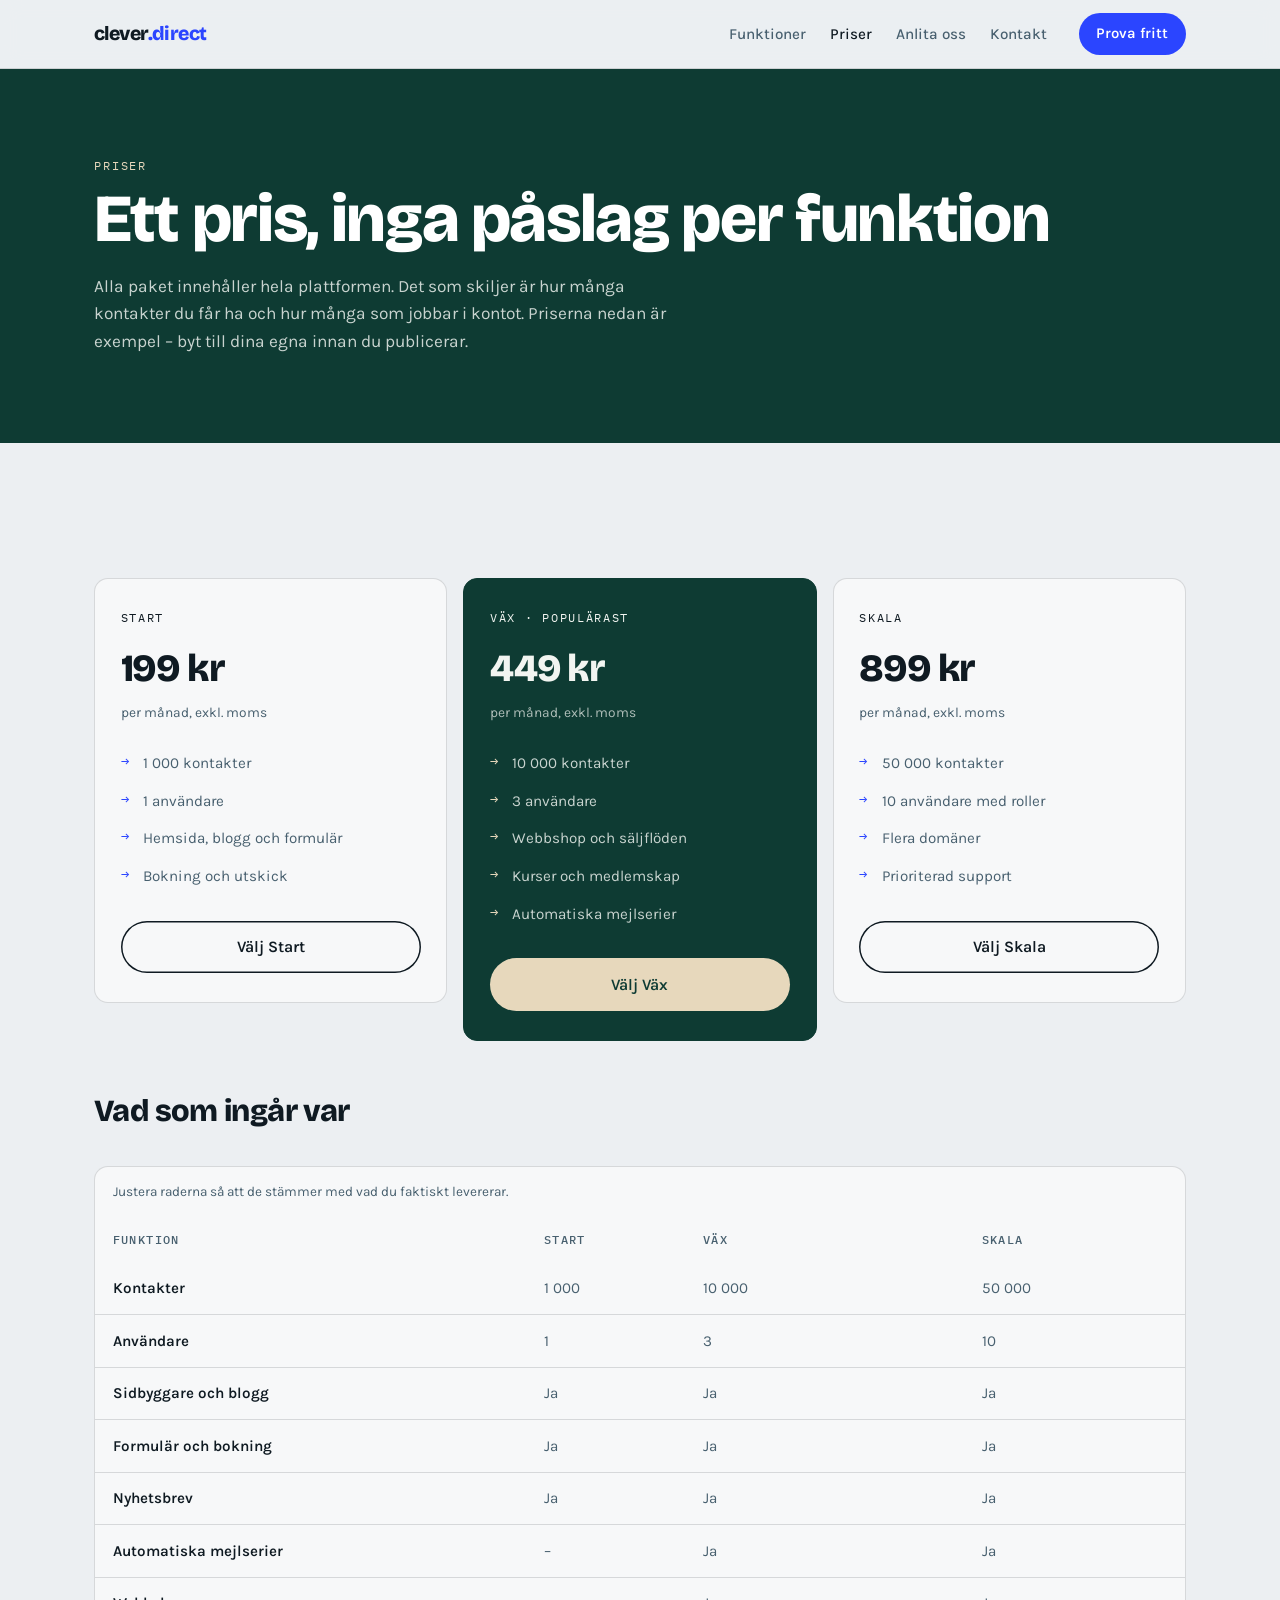
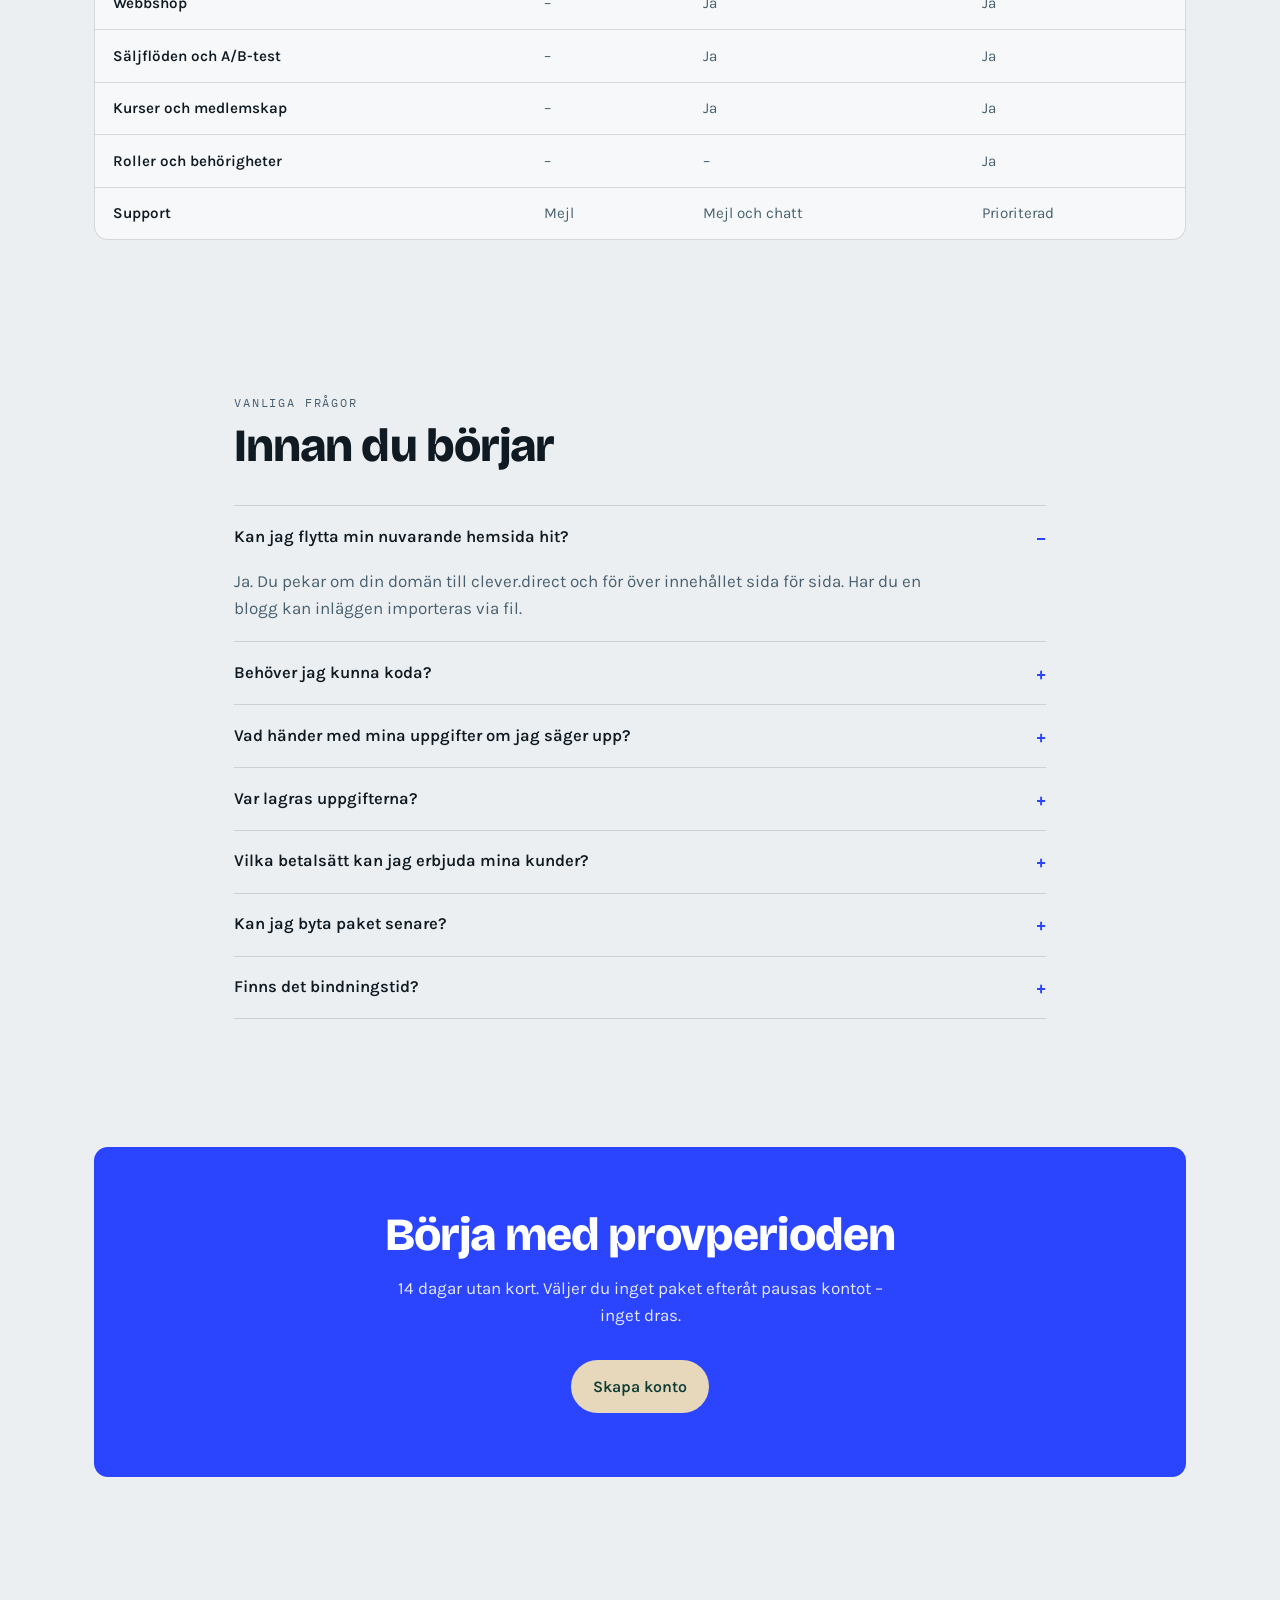
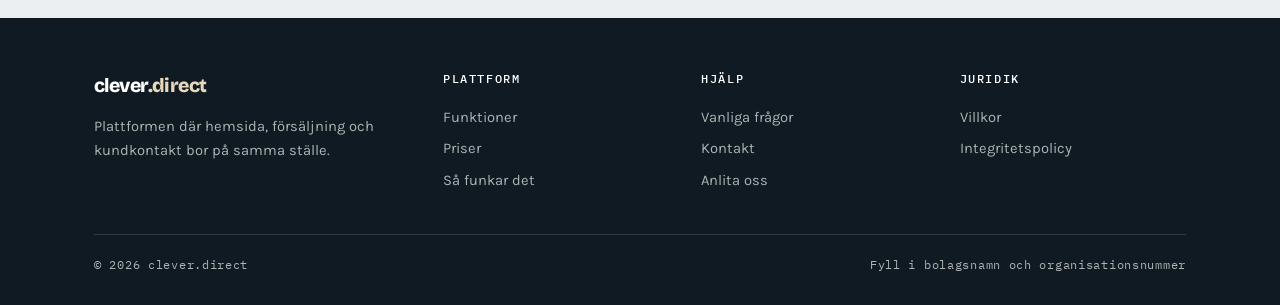
<file: priser.html>
<!DOCTYPE html>
<html lang="sv">
<head>
<meta charset="utf-8">
<meta name="viewport" content="width=device-width, initial-scale=1">
<title>Priser – clever.direct</title>
<meta name="description" content="Tre paket, hela plattformen i alla. Skillnaden är antal kontakter och användare. Prova fritt i 14 dagar.">
<link rel="canonical" href="https://clever.direct/priser.html">
<link rel="stylesheet" href="assets/style.css">
</head>
<body>
<a class="skip" href="#main">Hoppa till innehållet</a>

<header class="site-head">
  <div class="wrap site-head__row">
    <a class="mark" href="index.html">clever<span>.direct</span></a>
    <nav class="site-nav" aria-label="Huvudmeny">
      <a href="funktioner.html">Funktioner</a>
      <a href="priser.html" aria-current="page">Priser</a>
      <a href="tjanster.html">Anlita oss</a>
      <a href="kontakt.html">Kontakt</a>
    </nav>
    <a class="btn btn--primary head-cta" href="kontakt.html#konto">Prova fritt</a>
  </div>
</header>

<main id="main">

<section class="pagetop">
  <div class="wrap">
    <p class="eyebrow">Priser</p>
    <h1 style="margin-top:.6rem">Ett pris, inga påslag per funktion</h1>
    <p class="lead">Alla paket innehåller hela plattformen. Det som skiljer är hur många kontakter du får ha och hur många som jobbar i kontot. Priserna nedan är exempel – byt till dina egna innan du publicerar.</p>
  </div>
</section>

<section class="sec">
  <div class="wrap">
    <div class="prices">
      <div class="plan">
        <p class="plan__name">Start</p>
        <p class="plan__price">199 kr</p>
        <p class="plan__meta">per månad, exkl. moms</p>
        <ul>
          <li>1 000 kontakter</li>
          <li>1 användare</li>
          <li>Hemsida, blogg och formulär</li>
          <li>Bokning och utskick</li>
        </ul>
        <a class="btn btn--ghost" href="kontakt.html#konto">Välj Start</a>
      </div>

      <div class="plan plan--featured">
        <p class="plan__name">Väx · populärast</p>
        <p class="plan__price">449 kr</p>
        <p class="plan__meta">per månad, exkl. moms</p>
        <ul>
          <li>10 000 kontakter</li>
          <li>3 användare</li>
          <li>Webbshop och säljflöden</li>
          <li>Kurser och medlemskap</li>
          <li>Automatiska mejlserier</li>
        </ul>
        <a class="btn btn--sand" href="kontakt.html#konto">Välj Väx</a>
      </div>

      <div class="plan">
        <p class="plan__name">Skala</p>
        <p class="plan__price">899 kr</p>
        <p class="plan__meta">per månad, exkl. moms</p>
        <ul>
          <li>50 000 kontakter</li>
          <li>10 användare med roller</li>
          <li>Flera domäner</li>
          <li>Prioriterad support</li>
        </ul>
        <a class="btn btn--ghost" href="kontakt.html#konto">Välj Skala</a>
      </div>
    </div>

    <h2 style="margin-top:3.4rem;font-size:clamp(1.5rem,2.4vw,2rem)">Vad som ingår var</h2>
    <div class="tablewrap">
      <table>
        <caption class="hint" style="text-align:left;padding:.9rem 1.1rem">Justera raderna så att de stämmer med vad du faktiskt levererar.</caption>
        <thead>
          <tr><th scope="col">Funktion</th><th scope="col">Start</th><th scope="col">Väx</th><th scope="col">Skala</th></tr>
        </thead>
        <tbody>
          <tr><th scope="row">Kontakter</th><td>1 000</td><td>10 000</td><td>50 000</td></tr>
          <tr><th scope="row">Användare</th><td>1</td><td>3</td><td>10</td></tr>
          <tr><th scope="row">Sidbyggare och blogg</th><td>Ja</td><td>Ja</td><td>Ja</td></tr>
          <tr><th scope="row">Formulär och bokning</th><td>Ja</td><td>Ja</td><td>Ja</td></tr>
          <tr><th scope="row">Nyhetsbrev</th><td>Ja</td><td>Ja</td><td>Ja</td></tr>
          <tr><th scope="row">Automatiska mejlserier</th><td>–</td><td>Ja</td><td>Ja</td></tr>
          <tr><th scope="row">Webbshop</th><td>–</td><td>Ja</td><td>Ja</td></tr>
          <tr><th scope="row">Säljflöden och A/B-test</th><td>–</td><td>Ja</td><td>Ja</td></tr>
          <tr><th scope="row">Kurser och medlemskap</th><td>–</td><td>Ja</td><td>Ja</td></tr>
          <tr><th scope="row">Roller och behörigheter</th><td>–</td><td>–</td><td>Ja</td></tr>
          <tr><th scope="row">Support</th><td>Mejl</td><td>Mejl och chatt</td><td>Prioriterad</td></tr>
        </tbody>
      </table>
    </div>
  </div>
</section>

<section class="sec sec--tight" id="fragor">
  <div class="wrap narrow">
    <p class="eyebrow">Vanliga frågor</p>
    <h2 style="margin-top:.6rem">Innan du börjar</h2>
    <div class="faq">
      <details open>
        <summary>Kan jag flytta min nuvarande hemsida hit?</summary>
        <p>Ja. Du pekar om din domän till clever.direct och för över innehållet sida för sida. Har du en blogg kan inläggen importeras via fil.</p>
      </details>
      <details>
        <summary>Behöver jag kunna koda?</summary>
        <p>Nej. Du bygger med block och mallar. Vill du ändå in i koden går det att lägga till egen CSS på sidnivå.</p>
      </details>
      <details>
        <summary>Vad händer med mina uppgifter om jag säger upp?</summary>
        <p>Du exporterar kontakter, order och innehåll när du vill. Datan är din och ligger kvar tillgänglig i 30 dagar efter uppsägning.</p>
      </details>
      <details>
        <summary>Var lagras uppgifterna?</summary>
        <p>Fyll i din faktiska leverantör och region här, tillsammans med länk till personuppgiftsbiträdesavtal. Skriv inget om EU-lagring innan du vet att det stämmer.</p>
      </details>
      <details>
        <summary>Vilka betalsätt kan jag erbjuda mina kunder?</summary>
        <p>Ange här vilka betalleverantörer du faktiskt har avtal med och vilka betalsätt de ger dig.</p>
      </details>
      <details>
        <summary>Kan jag byta paket senare?</summary>
        <p>Ja, upp eller ner när som helst. Vid uppgradering betalar du mellanskillnaden för resten av perioden.</p>
      </details>
      <details>
        <summary>Finns det bindningstid?</summary>
        <p>Nej. Abonnemanget löper per månad och du säger upp det själv i inställningarna.</p>
      </details>
    </div>
  </div>
</section>

<section class="sec sec--tight">
  <div class="wrap">
    <div class="cta">
      <h2>Börja med provperioden</h2>
      <p>14 dagar utan kort. Väljer du inget paket efteråt pausas kontot – inget dras.</p>
      <a class="btn btn--sand" href="kontakt.html#konto">Skapa konto</a>
    </div>
  </div>
</section>

</main>

<footer class="site-foot">
  <div class="wrap">
    <div class="foot__grid">
      <div>
        <a class="mark" href="index.html" style="color:#fff;text-decoration:none">clever<span style="color:var(--sand)">.direct</span></a>
        <p style="margin-top:.9rem;max-width:34ch">Plattformen där hemsida, försäljning och kundkontakt bor på samma ställe.</p>
      </div>
      <div>
        <h4>Plattform</h4>
        <ul>
          <li><a href="funktioner.html">Funktioner</a></li>
          <li><a href="priser.html">Priser</a></li>
          <li><a href="index.html#sa-funkar-det">Så funkar det</a></li>
        </ul>
      </div>
      <div>
        <h4>Hjälp</h4>
        <ul>
          <li><a href="priser.html#fragor">Vanliga frågor</a></li>
          <li><a href="kontakt.html">Kontakt</a></li>
          <li><a href="tjanster.html">Anlita oss</a></li>
        </ul>
      </div>
      <div>
        <h4>Juridik</h4>
        <ul>
          <li><a href="villkor.html">Villkor</a></li>
          <li><a href="integritetspolicy.html">Integritetspolicy</a></li>
        </ul>
      </div>
    </div>
    <div class="foot__bar">
      <span>© 2026 clever.direct</span>
      <span>Fyll i bolagsnamn och organisationsnummer</span>
    </div>
  </div>
</footer>

</body>
</html>
</file>
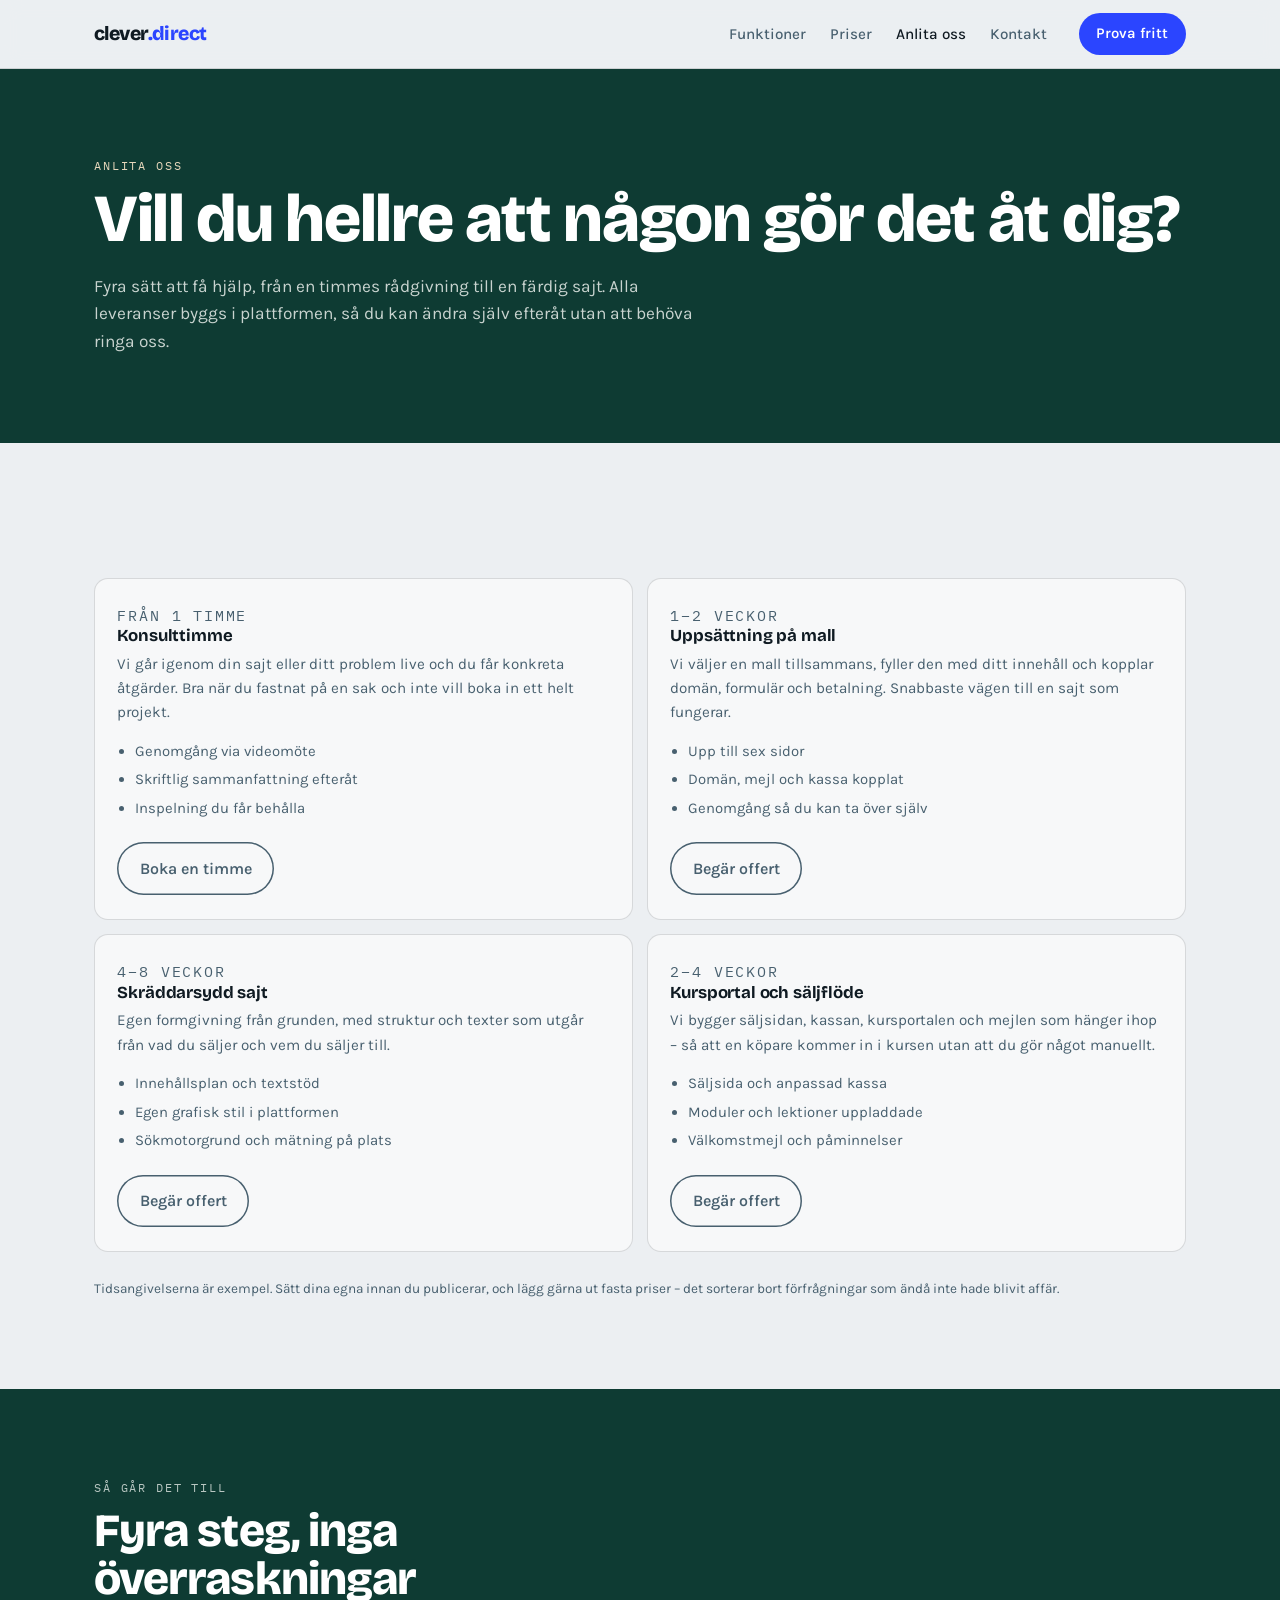
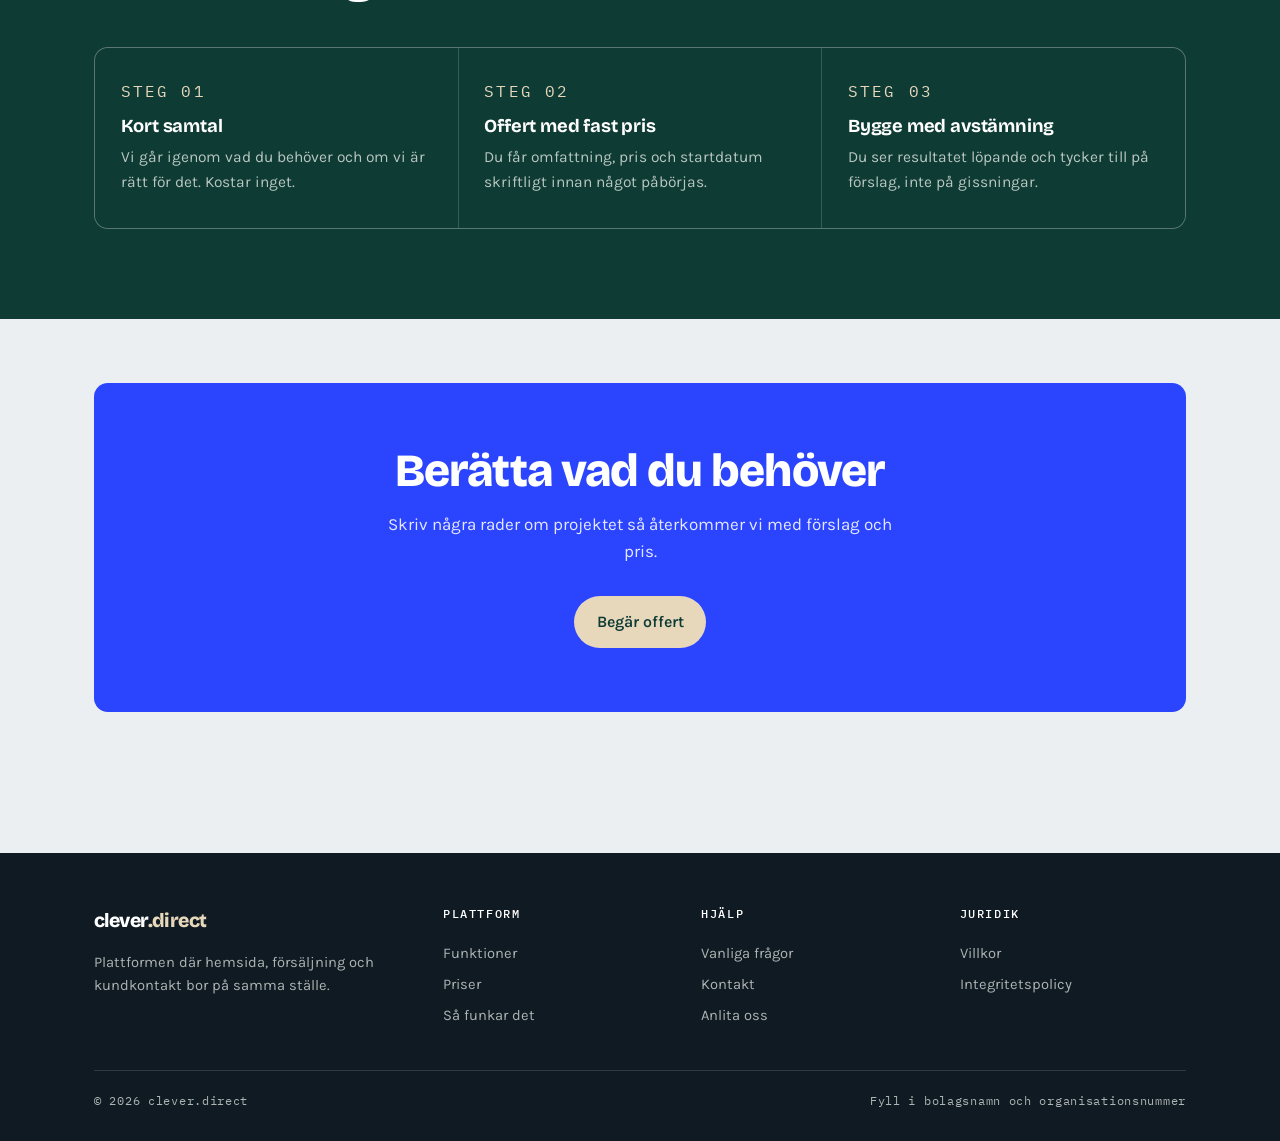
<file: tjanster.html>
<!DOCTYPE html>
<html lang="sv">
<head>
<meta charset="utf-8">
<meta name="viewport" content="width=device-width, initial-scale=1">
<title>Anlita oss – webbdesign och uppsättning | clever.direct</title>
<meta name="description" content="Låt oss bygga sajten, sätta upp kursportalen eller ta en konsulttimme. Fasta priser och tydlig leverans.">
<link rel="canonical" href="https://clever.direct/tjanster.html">
<link rel="stylesheet" href="assets/style.css">
</head>
<body>
<a class="skip" href="#main">Hoppa till innehållet</a>

<header class="site-head">
  <div class="wrap site-head__row">
    <a class="mark" href="index.html">clever<span>.direct</span></a>
    <nav class="site-nav" aria-label="Huvudmeny">
      <a href="funktioner.html">Funktioner</a>
      <a href="priser.html">Priser</a>
      <a href="tjanster.html" aria-current="page">Anlita oss</a>
      <a href="kontakt.html">Kontakt</a>
    </nav>
    <a class="btn btn--primary head-cta" href="kontakt.html#konto">Prova fritt</a>
  </div>
</header>

<main id="main">

<section class="pagetop">
  <div class="wrap">
    <p class="eyebrow">Anlita oss</p>
    <h1 style="margin-top:.6rem">Vill du hellre att någon gör det åt dig?</h1>
    <p class="lead">Fyra sätt att få hjälp, från en timmes rådgivning till en färdig sajt. Alla leveranser byggs i plattformen, så du kan ändra själv efteråt utan att behöva ringa oss.</p>
  </div>
</section>

<section class="sec">
  <div class="wrap">
    <div class="tiles tiles--two">

      <article class="tile" id="konsulttimme">
        <p class="tile__key">Från 1 timme</p>
        <h3>Konsulttimme</h3>
        <p>Vi går igenom din sajt eller ditt problem live och du får konkreta åtgärder. Bra när du fastnat på en sak och inte vill boka in ett helt projekt.</p>
        <ul>
          <li>Genomgång via videomöte</li>
          <li>Skriftlig sammanfattning efteråt</li>
          <li>Inspelning du får behålla</li>
        </ul>
        <p style="margin-top:1.2rem"><a class="btn btn--ghost" href="kontakt.html#offert">Boka en timme</a></p>
      </article>

      <article class="tile" id="uppsattning">
        <p class="tile__key">1–2 veckor</p>
        <h3>Uppsättning på mall</h3>
        <p>Vi väljer en mall tillsammans, fyller den med ditt innehåll och kopplar domän, formulär och betalning. Snabbaste vägen till en sajt som fungerar.</p>
        <ul>
          <li>Upp till sex sidor</li>
          <li>Domän, mejl och kassa kopplat</li>
          <li>Genomgång så du kan ta över själv</li>
        </ul>
        <p style="margin-top:1.2rem"><a class="btn btn--ghost" href="kontakt.html#offert">Begär offert</a></p>
      </article>

      <article class="tile" id="skraddarsytt">
        <p class="tile__key">4–8 veckor</p>
        <h3>Skräddarsydd sajt</h3>
        <p>Egen formgivning från grunden, med struktur och texter som utgår från vad du säljer och vem du säljer till.</p>
        <ul>
          <li>Innehållsplan och textstöd</li>
          <li>Egen grafisk stil i plattformen</li>
          <li>Sökmotorgrund och mätning på plats</li>
        </ul>
        <p style="margin-top:1.2rem"><a class="btn btn--ghost" href="kontakt.html#offert">Begär offert</a></p>
      </article>

      <article class="tile" id="kursportal">
        <p class="tile__key">2–4 veckor</p>
        <h3>Kursportal och säljflöde</h3>
        <p>Vi bygger säljsidan, kassan, kursportalen och mejlen som hänger ihop – så att en köpare kommer in i kursen utan att du gör något manuellt.</p>
        <ul>
          <li>Säljsida och anpassad kassa</li>
          <li>Moduler och lektioner uppladdade</li>
          <li>Välkomstmejl och påminnelser</li>
        </ul>
        <p style="margin-top:1.2rem"><a class="btn btn--ghost" href="kontakt.html#offert">Begär offert</a></p>
      </article>

    </div>
    <p class="hint" style="margin-top:1.6rem">Tidsangivelserna är exempel. Sätt dina egna innan du publicerar, och lägg gärna ut fasta priser – det sorterar bort förfrågningar som ändå inte hade blivit affär.</p>
  </div>
</section>

<section class="sec sec--dark">
  <div class="wrap">
    <div class="sec__head">
      <p class="eyebrow">Så går det till</p>
      <h2 style="color:#fff">Fyra steg, inga överraskningar</h2>
    </div>
    <div class="steps" style="background:rgba(242,245,241,.18);border-color:rgba(242,245,241,.18)">
      <div class="step" style="background:var(--spruce)">
        <p class="step__num" style="color:var(--sand)">STEG 01</p>
        <h3 style="color:#fff">Kort samtal</h3>
        <p style="color:rgba(242,245,241,.75)">Vi går igenom vad du behöver och om vi är rätt för det. Kostar inget.</p>
      </div>
      <div class="step" style="background:var(--spruce)">
        <p class="step__num" style="color:var(--sand)">STEG 02</p>
        <h3 style="color:#fff">Offert med fast pris</h3>
        <p style="color:rgba(242,245,241,.75)">Du får omfattning, pris och startdatum skriftligt innan något påbörjas.</p>
      </div>
      <div class="step" style="background:var(--spruce)">
        <p class="step__num" style="color:var(--sand)">STEG 03</p>
        <h3 style="color:#fff">Bygge med avstämning</h3>
        <p style="color:rgba(242,245,241,.75)">Du ser resultatet löpande och tycker till på förslag, inte på gissningar.</p>
      </div>
    </div>
  </div>
</section>

<section class="sec sec--tight">
  <div class="wrap">
    <div class="cta">
      <h2>Berätta vad du behöver</h2>
      <p>Skriv några rader om projektet så återkommer vi med förslag och pris.</p>
      <a class="btn btn--sand" href="kontakt.html#offert">Begär offert</a>
    </div>
  </div>
</section>

</main>

<footer class="site-foot">
  <div class="wrap">
    <div class="foot__grid">
      <div>
        <a class="mark" href="index.html" style="color:#fff;text-decoration:none">clever<span style="color:var(--sand)">.direct</span></a>
        <p style="margin-top:.9rem;max-width:34ch">Plattformen där hemsida, försäljning och kundkontakt bor på samma ställe.</p>
      </div>
      <div>
        <h4>Plattform</h4>
        <ul>
          <li><a href="funktioner.html">Funktioner</a></li>
          <li><a href="priser.html">Priser</a></li>
          <li><a href="index.html#sa-funkar-det">Så funkar det</a></li>
        </ul>
      </div>
      <div>
        <h4>Hjälp</h4>
        <ul>
          <li><a href="priser.html#fragor">Vanliga frågor</a></li>
          <li><a href="kontakt.html">Kontakt</a></li>
          <li><a href="tjanster.html">Anlita oss</a></li>
        </ul>
      </div>
      <div>
        <h4>Juridik</h4>
        <ul>
          <li><a href="villkor.html">Villkor</a></li>
          <li><a href="integritetspolicy.html">Integritetspolicy</a></li>
        </ul>
      </div>
    </div>
    <div class="foot__bar">
      <span>© 2026 clever.direct</span>
      <span>Fyll i bolagsnamn och organisationsnummer</span>
    </div>
  </div>
</footer>

</body>
</html>
</file>
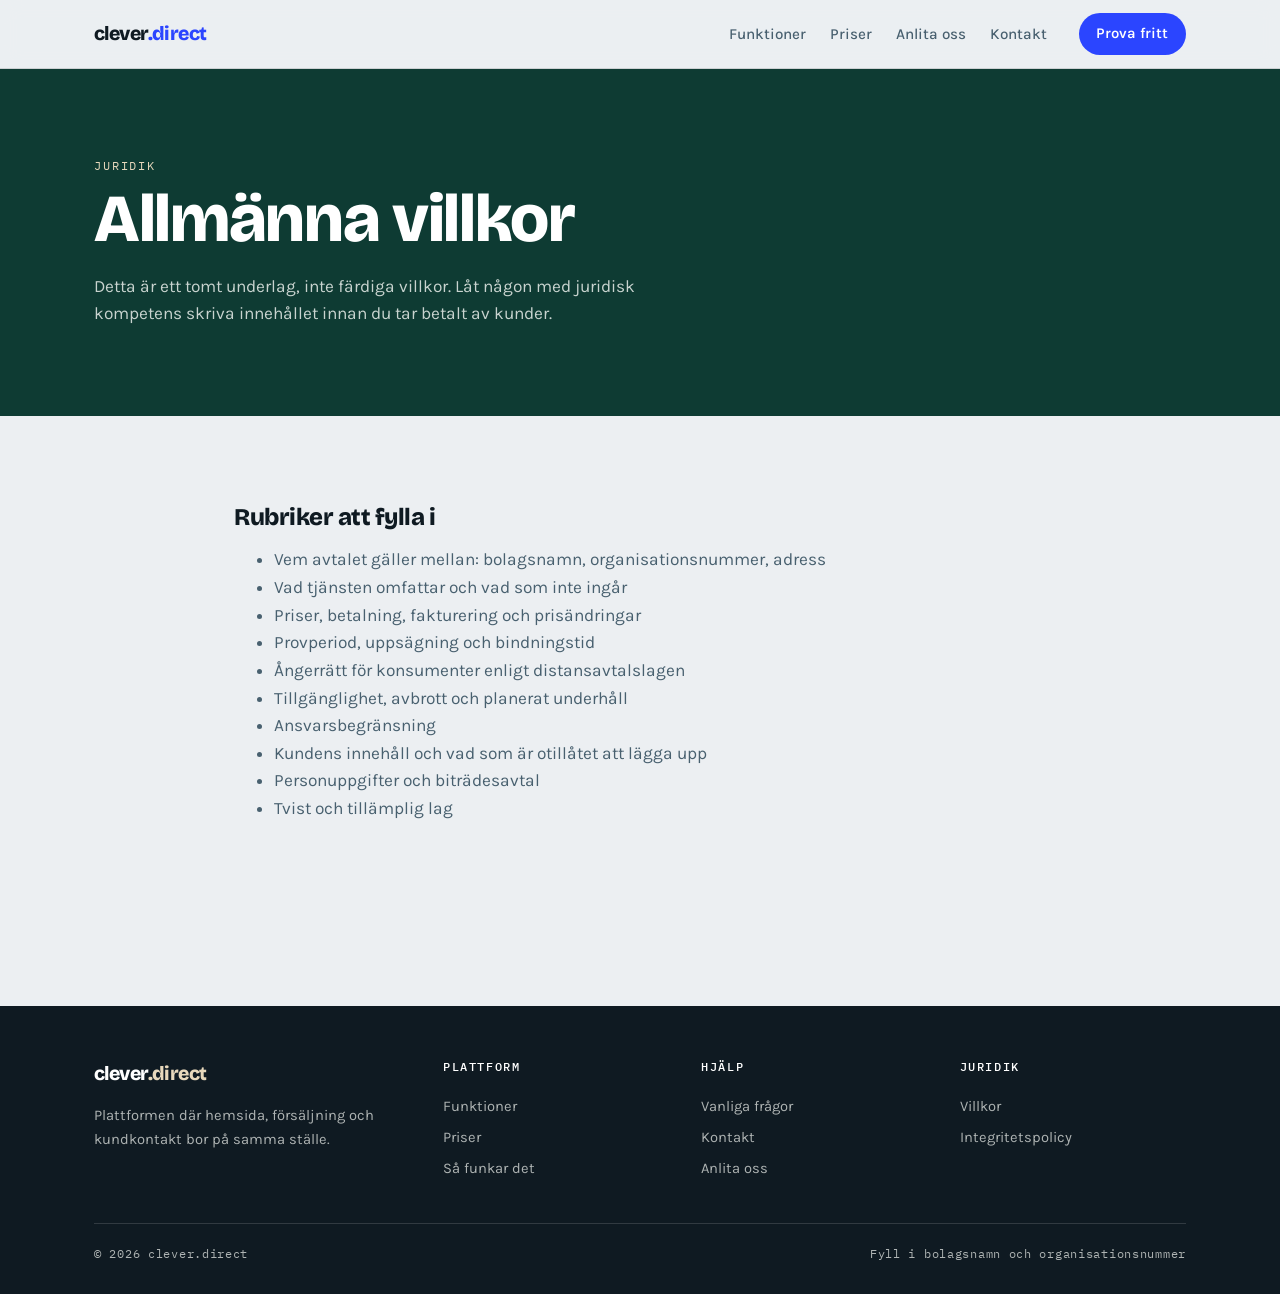
<file: villkor.html>
<!DOCTYPE html>
<html lang="sv">
<head>
<meta charset="utf-8">
<meta name="viewport" content="width=device-width, initial-scale=1">
<title>Villkor – clever.direct</title>
<meta name="description" content="Allmänna villkor för clever.direct.">
<meta name="robots" content="noindex">
<link rel="stylesheet" href="assets/style.css">
</head>
<body>
<a class="skip" href="#main">Hoppa till innehållet</a>
<header class="site-head">
  <div class="wrap site-head__row">
    <a class="mark" href="index.html">clever<span>.direct</span></a>
    <nav class="site-nav" aria-label="Huvudmeny">
      <a href="funktioner.html">Funktioner</a>
      <a href="priser.html">Priser</a>
      <a href="tjanster.html">Anlita oss</a>
      <a href="kontakt.html">Kontakt</a>
    </nav>
    <a class="btn btn--primary head-cta" href="kontakt.html#konto">Prova fritt</a>
  </div>
</header>
<main id="main">
<section class="pagetop">
  <div class="wrap">
    <p class="eyebrow">Juridik</p>
    <h1 style="margin-top:.6rem">Allmänna villkor</h1>
    <p class="lead">Detta är ett tomt underlag, inte färdiga villkor. Låt någon med juridisk kompetens skriva innehållet innan du tar betalt av kunder.</p>
  </div>
</section>
<section class="sec"><div class="wrap narrow">
  <h2 style="font-size:1.5rem">Rubriker att fylla i</h2>
  <ul class="lead" style="margin-top:1rem">
    <li>Vem avtalet gäller mellan: bolagsnamn, organisationsnummer, adress</li>
    <li>Vad tjänsten omfattar och vad som inte ingår</li>
    <li>Priser, betalning, fakturering och prisändringar</li>
    <li>Provperiod, uppsägning och bindningstid</li>
    <li>Ångerrätt för konsumenter enligt distansavtalslagen</li>
    <li>Tillgänglighet, avbrott och planerat underhåll</li>
    <li>Ansvarsbegränsning</li>
    <li>Kundens innehåll och vad som är otillåtet att lägga upp</li>
    <li>Personuppgifter och biträdesavtal</li>
    <li>Tvist och tillämplig lag</li>
  </ul>
</div></section>
</main>
<footer class="site-foot">
  <div class="wrap">
    <div class="foot__grid">
      <div>
        <a class="mark" href="index.html" style="color:#fff;text-decoration:none">clever<span style="color:var(--sand)">.direct</span></a>
        <p style="margin-top:.9rem;max-width:34ch">Plattformen där hemsida, försäljning och kundkontakt bor på samma ställe.</p>
      </div>
      <div><h4>Plattform</h4><ul>
        <li><a href="funktioner.html">Funktioner</a></li>
        <li><a href="priser.html">Priser</a></li>
        <li><a href="index.html#sa-funkar-det">Så funkar det</a></li></ul></div>
      <div><h4>Hjälp</h4><ul>
        <li><a href="priser.html#fragor">Vanliga frågor</a></li>
        <li><a href="kontakt.html">Kontakt</a></li>
        <li><a href="tjanster.html">Anlita oss</a></li></ul></div>
      <div><h4>Juridik</h4><ul>
        <li><a href="villkor.html">Villkor</a></li>
        <li><a href="integritetspolicy.html">Integritetspolicy</a></li></ul></div>
    </div>
    <div class="foot__bar">
      <span>© 2026 clever.direct</span>
      <span>Fyll i bolagsnamn och organisationsnummer</span>
    </div>
  </div>
</footer>
</body>
</html>
</file>
<file: assets/style.css>
/* clever.direct — designsystem
   Färg, typsnitt och komponenter för hela sajten. Ändra här, slår igenom överallt. */

@import url('https://fonts.googleapis.com/css2?family=Bricolage+Grotesque:opsz,wght@12..96,500;12..96,700;12..96,800&family=Karla:wght@400;500;600&family=IBM+Plex+Mono:wght@400;500&display=swap');

:root{
  --paper:#ECEFF2;
  --paper-2:#F7F8F9;
  --ink:#0F1A22;
  --ink-soft:#48606F;
  --spruce:#0E3B33;
  --cobalt:#2B45FF;
  --sand:#E7D8BC;
  --line:rgba(15,26,34,.14);
  --radius:14px;
  --maxw:1140px;
}
*{box-sizing:border-box}
html{scroll-behavior:smooth;scroll-padding-top:84px}
body{
  margin:0;background:var(--paper);color:var(--ink);
  font-family:"Karla",system-ui,sans-serif;font-size:17px;line-height:1.6;
  -webkit-font-smoothing:antialiased;
}
h1,h2,h3{font-family:"Bricolage Grotesque",system-ui,sans-serif;font-weight:800;line-height:1.04;letter-spacing:-.02em;margin:0}
h1{font-size:clamp(2.4rem,5.6vw,4.2rem)}
h2{font-size:clamp(1.9rem,3.6vw,2.9rem)}
h3{font-size:1.15rem;font-weight:700;letter-spacing:-.01em}
p{margin:0}
a{color:inherit}
img{max-width:100%;height:auto}
.wrap{max-width:var(--maxw);margin:0 auto;padding:0 24px}
.narrow{max-width:860px}
.eyebrow{font-family:"IBM Plex Mono",monospace;font-size:.72rem;letter-spacing:.16em;text-transform:uppercase;color:var(--ink-soft)}
.lead{margin-top:1.1rem;color:var(--ink-soft);font-size:1.08rem;max-width:60ch}
.skip{position:absolute;left:-9999px}
.skip:focus{left:12px;top:12px;background:#fff;padding:.6rem 1rem;border-radius:8px;z-index:99}

/* knappar */
.btn{display:inline-flex;align-items:center;gap:.55rem;border:0;cursor:pointer;
  font-family:"Karla",sans-serif;font-weight:600;font-size:1rem;text-decoration:none;
  padding:.85rem 1.4rem;border-radius:999px;transition:transform .15s ease,background .15s ease}
.btn:focus-visible{outline:3px solid var(--cobalt);outline-offset:3px}
.btn--primary{background:var(--cobalt);color:#fff}
.btn--primary:hover{transform:translateY(-2px);background:#1c34e0}
.btn--ghost{background:transparent;color:inherit;box-shadow:inset 0 0 0 1.5px currentColor}
.btn--ghost:hover{transform:translateY(-2px)}
.btn--sand{background:var(--sand);color:var(--spruce)}
.btn--sand:hover{transform:translateY(-2px)}

/* sidhuvud */
.site-head{position:sticky;top:0;z-index:50;background:rgba(236,239,242,.9);backdrop-filter:blur(10px);border-bottom:1px solid var(--line)}
.site-head__row{display:flex;align-items:center;gap:2rem;height:68px}
.mark{font-family:"Bricolage Grotesque",sans-serif;font-weight:800;font-size:1.22rem;letter-spacing:-.03em;text-decoration:none;white-space:nowrap}
.mark span{color:var(--cobalt)}
.site-nav{display:flex;gap:1.5rem;margin-left:auto;font-size:.95rem}
.site-nav a{text-decoration:none;color:var(--ink-soft);font-weight:500}
.site-nav a:hover,.site-nav a[aria-current="page"]{color:var(--ink)}
.head-cta{padding:.6rem 1.1rem;font-size:.93rem}
@media(max-width:900px){.site-nav{display:none}.head-cta{margin-left:auto}}

/* sektioner */
.sec{padding:clamp(56px,7vw,96px) 0}
.sec--tight{padding:clamp(40px,5vw,64px) 0}
.sec--dark{background:var(--spruce);color:#F2F5F1}
.sec--dark .lead,.sec--dark .eyebrow{color:rgba(242,245,241,.75)}
.sec__head{max-width:62ch}
.sec__head h2{margin-top:.6rem}

/* sidtopp för undersidor */
.pagetop{background:var(--spruce);color:#F2F5F1;padding:clamp(56px,7vw,88px) 0}
.pagetop h1{color:#fff}
.pagetop .eyebrow{color:var(--sand)}
.pagetop .lead{color:rgba(242,245,241,.82)}

/* hjältesektion på startsidan */
.hero{background:var(--spruce);color:#F2F5F1;padding:clamp(56px,8vw,104px) 0 0}
.hero__grid{display:grid;grid-template-columns:1.05fr .95fr;gap:clamp(28px,5vw,64px);align-items:center}
.hero h1{color:#fff}
.hero h1 em{font-style:normal;color:var(--sand)}
.hero .lead{color:rgba(242,245,241,.82);max-width:46ch}
.hero .eyebrow{color:var(--sand)}
.hero__actions{display:flex;flex-wrap:wrap;gap:.8rem;margin-top:1.9rem;align-items:center}
.hero__note{font-family:"IBM Plex Mono",monospace;font-size:.78rem;color:rgba(242,245,241,.6);margin-top:1.1rem}
.hero__strip{margin-top:clamp(40px,6vw,72px);border-top:1px solid rgba(242,245,241,.16);padding:18px 0 22px;display:flex;flex-wrap:wrap;gap:1.2rem 2.4rem;font-family:"IBM Plex Mono",monospace;font-size:.75rem;letter-spacing:.08em;text-transform:uppercase;color:rgba(242,245,241,.55)}
@media(max-width:900px){.hero__grid{grid-template-columns:1fr}}

/* signaturgrafik */
.route{width:100%;height:auto}
.route .tangle{fill:none;stroke:rgba(231,216,188,.55);stroke-width:2}
.route .trunk{fill:none;stroke:var(--sand);stroke-width:5;stroke-linecap:round}
.route .node{fill:var(--spruce);stroke:rgba(231,216,188,.7);stroke-width:1.5}
.route text{font-family:"IBM Plex Mono",monospace;font-size:11px;fill:rgba(242,245,241,.75);letter-spacing:.04em}
.route .box{fill:rgba(242,245,241,.06);stroke:var(--sand);stroke-width:1.5}
.route .boxlabel{font-family:"Bricolage Grotesque",sans-serif;font-size:15px;font-weight:700;fill:#fff}
.draw{stroke-dasharray:600;stroke-dashoffset:600;animation:draw 1.5s cubic-bezier(.4,0,.2,1) forwards}
.draw:nth-of-type(2){animation-delay:.1s}
.draw:nth-of-type(3){animation-delay:.2s}
.draw:nth-of-type(4){animation-delay:.3s}
.draw:nth-of-type(5){animation-delay:.4s}
@keyframes draw{to{stroke-dashoffset:0}}

/* stegen */
.steps{display:grid;grid-template-columns:repeat(3,1fr);gap:1px;margin-top:2.8rem;background:var(--line);border:1px solid var(--line);border-radius:var(--radius);overflow:hidden}
.step{background:var(--paper-2);padding:1.9rem 1.6rem 2.1rem}
.step__num{font-family:"IBM Plex Mono",monospace;font-size:.78rem;color:var(--cobalt);letter-spacing:.14em}
.step h3{margin:.85rem 0 .55rem}
.step p{color:var(--ink-soft);font-size:.97rem}
@media(max-width:820px){.steps{grid-template-columns:1fr}}

/* rutnät med funktioner */
.tiles{display:grid;grid-template-columns:repeat(3,1fr);gap:14px;margin-top:2.8rem}
.tiles--two{grid-template-columns:repeat(2,1fr)}
.tile{background:var(--paper-2);border:1px solid var(--line);border-radius:var(--radius);padding:1.5rem 1.4rem;transition:transform .16s ease,border-color .16s ease}
.tile:hover{transform:translateY(-3px);border-color:var(--cobalt)}
.tile h3{margin-bottom:.45rem;font-size:1.05rem}
.tile p{font-size:.95rem;color:var(--ink-soft)}
.tile__key{font-family:"IBM Plex Mono",monospace;font-size:.7rem;color:var(--cobalt);letter-spacing:.12em;text-transform:uppercase}
.tile ul{margin:.8rem 0 0;padding-left:1.1rem;font-size:.93rem;color:var(--ink-soft)}
.tile li{padding:.15rem 0}
@media(max-width:900px){.tiles,.tiles--two{grid-template-columns:repeat(2,1fr)}}
@media(max-width:620px){.tiles,.tiles--two{grid-template-columns:1fr}}

/* funktionsblock med ankare */
.feature{display:grid;grid-template-columns:.9fr 1.1fr;gap:clamp(24px,4vw,56px);padding:clamp(36px,5vw,60px) 0;border-top:1px solid var(--line);align-items:start}
.feature:first-of-type{border-top:0}
.feature h2{font-size:clamp(1.6rem,2.6vw,2.2rem)}
.feature__body p{color:var(--ink-soft)}
.feature ul{list-style:none;padding:0;margin:1.2rem 0 0}
.feature li{padding:.4rem 0 .4rem 1.5rem;position:relative;color:var(--ink-soft);font-size:.98rem;border-bottom:1px solid var(--line)}
.feature li::before{content:"→";position:absolute;left:0;color:var(--cobalt);font-family:"IBM Plex Mono",monospace;font-size:.85rem}
@media(max-width:820px){.feature{grid-template-columns:1fr}}

/* priser */
.prices{display:grid;grid-template-columns:repeat(3,1fr);gap:16px;margin-top:2.8rem;align-items:start}
.plan{background:var(--paper-2);border:1px solid var(--line);border-radius:var(--radius);padding:1.8rem 1.6rem}
.plan--featured{background:var(--spruce);color:#F2F5F1;border-color:var(--spruce)}
.plan__name{font-family:"IBM Plex Mono",monospace;font-size:.76rem;letter-spacing:.14em;text-transform:uppercase}
.plan__price{font-family:"Bricolage Grotesque",sans-serif;font-size:2.4rem;font-weight:800;letter-spacing:-.03em;margin:.7rem 0 .1rem}
.plan__meta{font-size:.86rem;color:var(--ink-soft)}
.plan--featured .plan__meta{color:rgba(242,245,241,.7)}
.plan ul{list-style:none;padding:0;margin:1.3rem 0 1.6rem;font-size:.95rem}
.plan li{padding:.42rem 0 .42rem 1.4rem;position:relative;color:var(--ink-soft)}
.plan--featured li{color:rgba(242,245,241,.82)}
.plan li::before{content:"→";position:absolute;left:0;color:var(--cobalt);font-family:"IBM Plex Mono",monospace;font-size:.85rem}
.plan--featured li::before{color:var(--sand)}
.plan .btn{width:100%;justify-content:center}
@media(max-width:820px){.prices{grid-template-columns:1fr}}

/* jämförelsetabell */
.tablewrap{overflow-x:auto;margin-top:2.4rem;border:1px solid var(--line);border-radius:var(--radius);background:var(--paper-2)}
table{border-collapse:collapse;width:100%;min-width:640px;font-size:.95rem}
th,td{text-align:left;padding:.85rem 1.1rem;border-bottom:1px solid var(--line)}
thead th{font-family:"IBM Plex Mono",monospace;font-size:.72rem;letter-spacing:.12em;text-transform:uppercase;color:var(--ink-soft);font-weight:500}
tbody th{font-weight:600}
td{color:var(--ink-soft)}
tr:last-child th,tr:last-child td{border-bottom:0}

/* citat */
.quotes{display:grid;grid-template-columns:repeat(3,1fr);gap:16px;margin-top:2.4rem}
.quote{border-left:3px solid var(--cobalt);padding:.2rem 0 .2rem 1.3rem}
.quote p{font-size:1.01rem}
.quote cite{display:block;margin-top:.9rem;font-style:normal;font-family:"IBM Plex Mono",monospace;font-size:.76rem;color:var(--ink-soft);letter-spacing:.06em}
@media(max-width:820px){.quotes{grid-template-columns:1fr}}

/* frågor */
.faq{margin-top:2.2rem;border-top:1px solid var(--line)}
.faq details{border-bottom:1px solid var(--line)}
.faq summary{cursor:pointer;padding:1.1rem 0;font-weight:600;font-size:1.04rem;list-style:none;display:flex;justify-content:space-between;gap:1rem}
.faq summary::-webkit-details-marker{display:none}
.faq summary::after{content:"+";font-family:"IBM Plex Mono",monospace;color:var(--cobalt)}
.faq details[open] summary::after{content:"–"}
.faq p{padding:0 0 1.2rem;color:var(--ink-soft);max-width:70ch}

/* formulär */
.form{margin-top:2.2rem;display:grid;gap:1rem;max-width:560px}
.field{display:grid;gap:.35rem}
.field label{font-size:.9rem;font-weight:600}
.field input,.field select,.field textarea{
  font-family:inherit;font-size:1rem;padding:.75rem .9rem;border:1px solid var(--line);
  border-radius:10px;background:#fff;color:var(--ink)}
.field input:focus,.field select:focus,.field textarea:focus{outline:2px solid var(--cobalt);outline-offset:1px;border-color:transparent}
.field textarea{min-height:130px;resize:vertical}
.hint{font-size:.85rem;color:var(--ink-soft)}

/* slutuppmaning */
.cta{background:var(--cobalt);color:#fff;border-radius:var(--radius);padding:clamp(36px,5vw,68px);text-align:center}
.cta h2{color:#fff}
.cta p{margin:1rem auto 1.9rem;max-width:52ch;color:rgba(255,255,255,.88)}

/* sidfot */
.site-foot{background:var(--ink);color:rgba(242,245,241,.7);padding:52px 0 30px;margin-top:clamp(48px,6vw,80px);font-size:.92rem}
.foot__grid{display:grid;grid-template-columns:1.4fr 1fr 1fr 1fr;gap:2rem}
.site-foot h4{font-family:"IBM Plex Mono",monospace;font-size:.72rem;letter-spacing:.14em;text-transform:uppercase;color:#fff;margin:0 0 .9rem;font-weight:500}
.site-foot ul{list-style:none;padding:0;margin:0}
.site-foot li{padding:.24rem 0}
.site-foot a{text-decoration:none}
.site-foot a:hover{color:#fff}
.foot__bar{margin-top:2.4rem;padding-top:1.3rem;border-top:1px solid rgba(255,255,255,.14);display:flex;flex-wrap:wrap;gap:1rem;justify-content:space-between;font-family:"IBM Plex Mono",monospace;font-size:.74rem;letter-spacing:.06em}
@media(max-width:820px){.foot__grid{grid-template-columns:1fr 1fr}}

@media (prefers-reduced-motion:reduce){
  *{animation:none!important;transition:none!important}
  .draw{stroke-dashoffset:0}
  html{scroll-behavior:auto}
}
</file>
